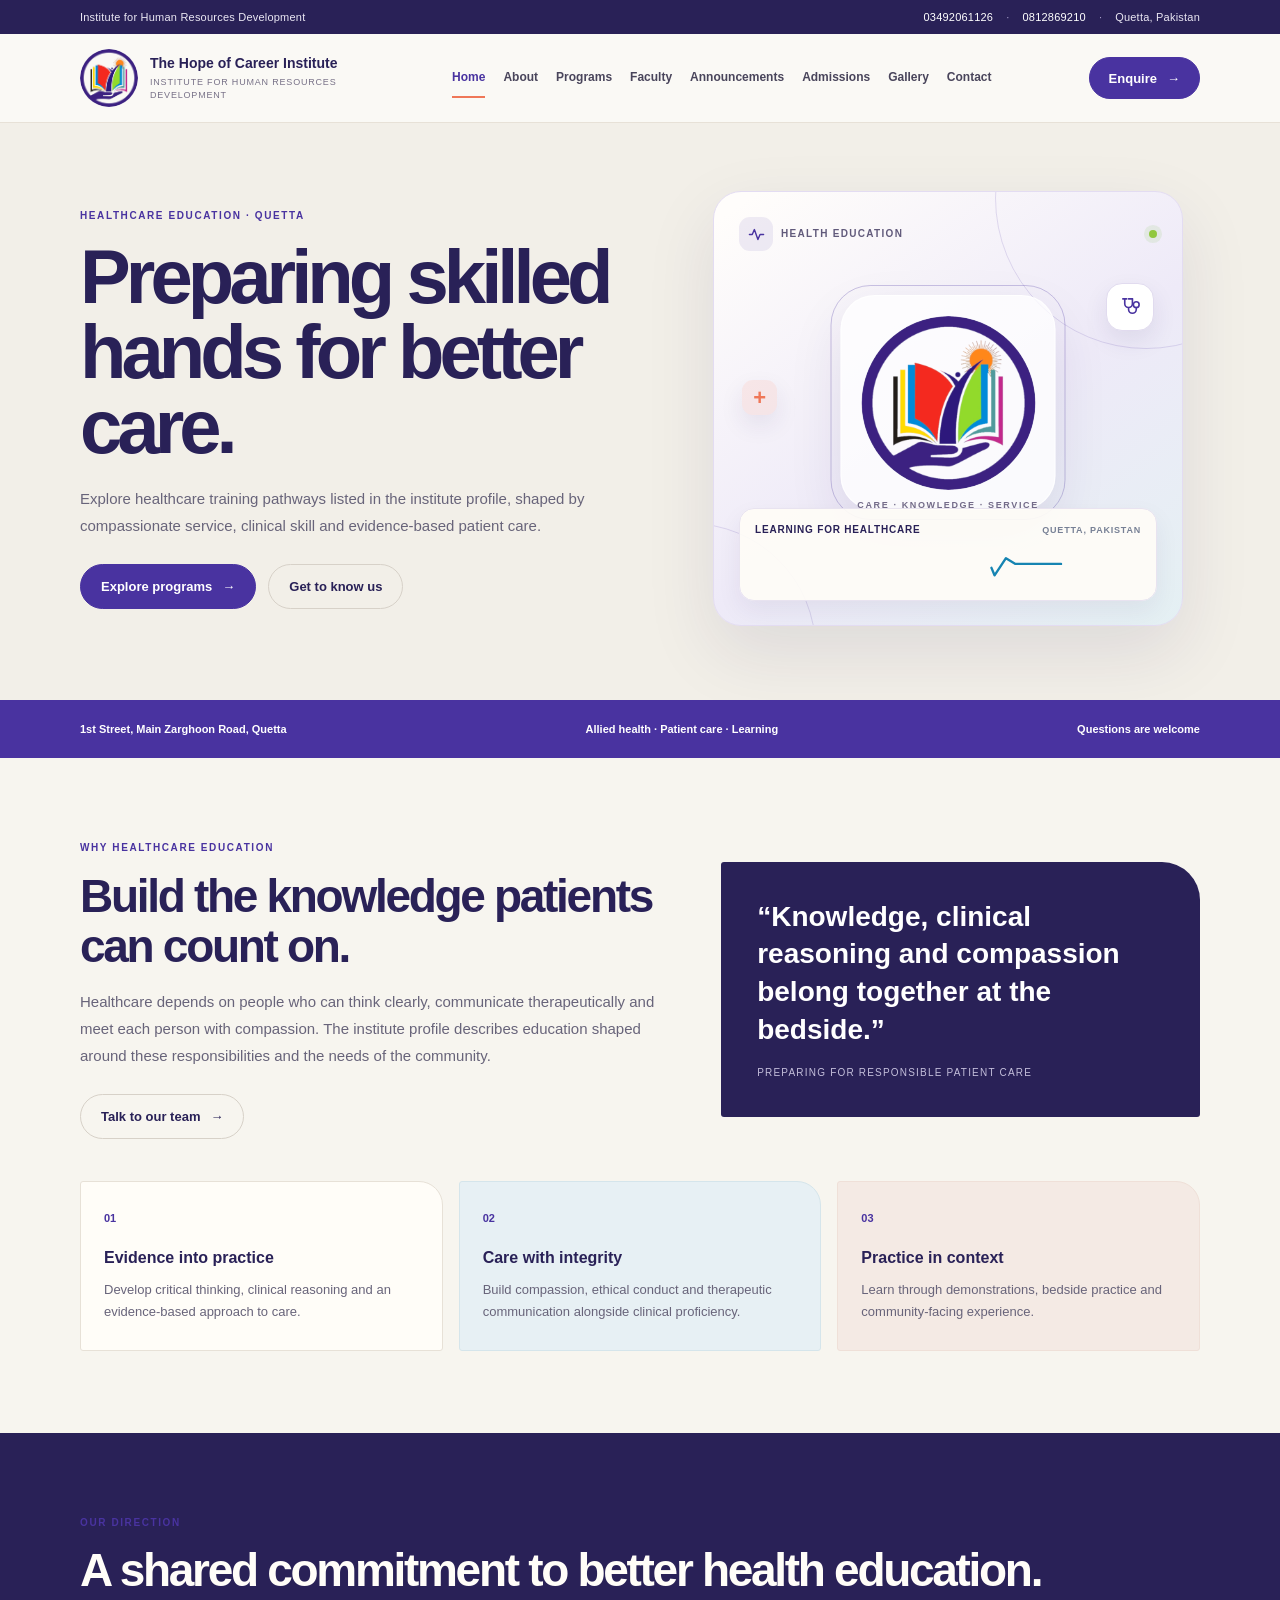
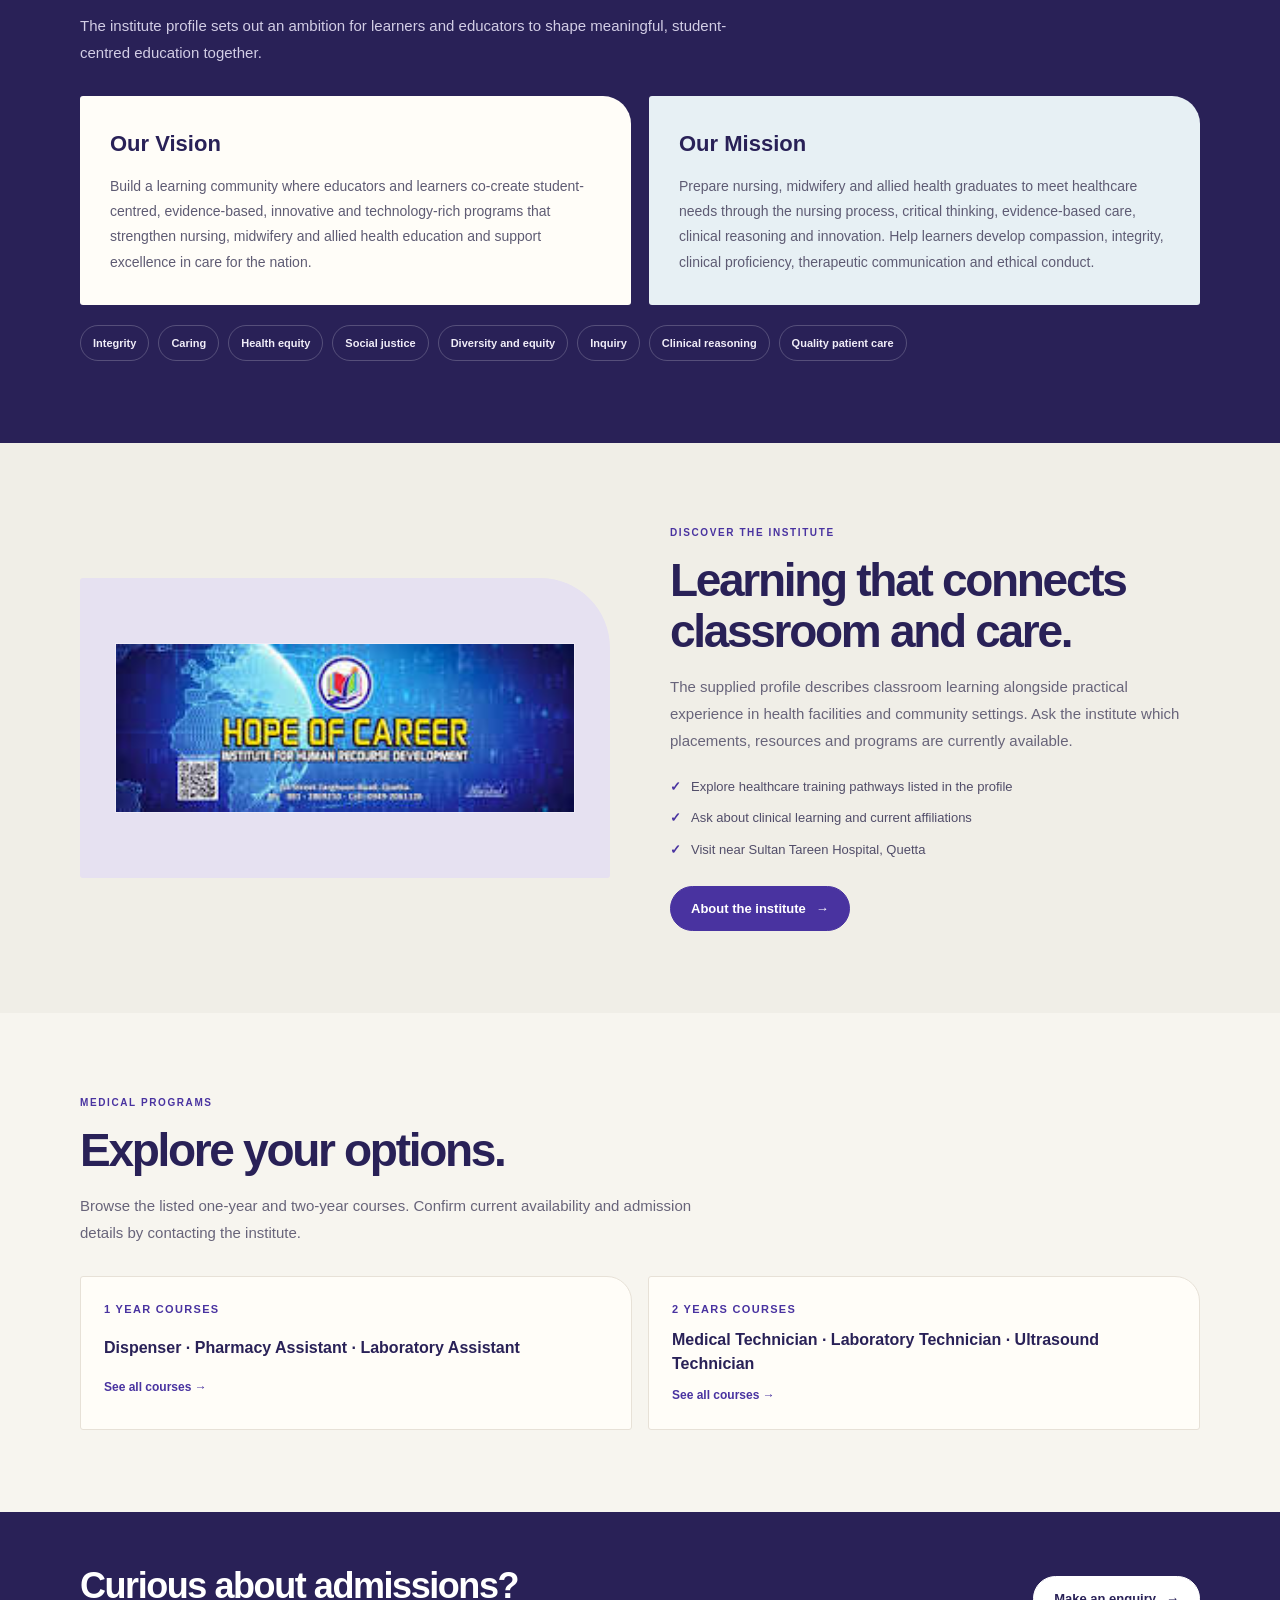
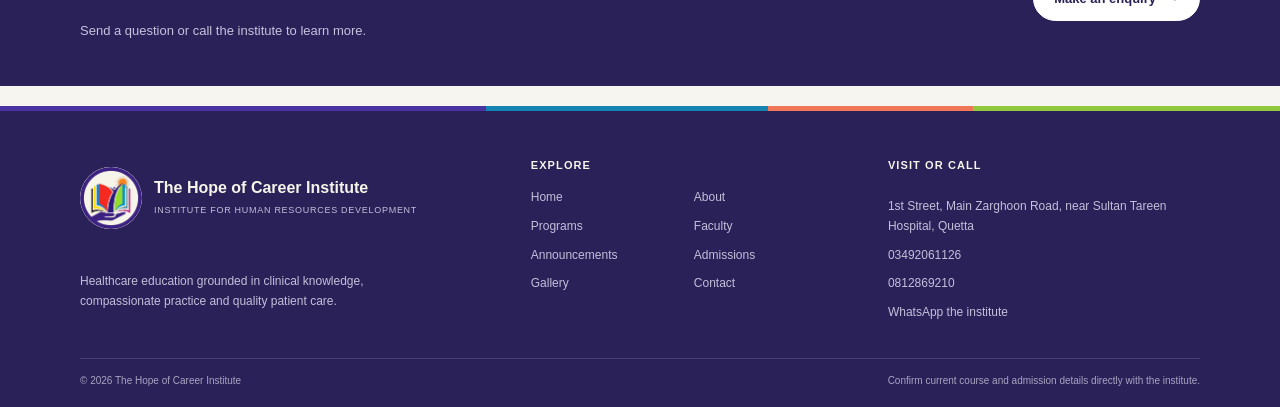
<file: hope-of-career-website/index.html>
<!doctype html>
<html lang="en">
<head>
  <meta charset="utf-8">
  <meta name="viewport" content="width=device-width, initial-scale=1">
  <title>Home | The Hope of Career Institute</title>
  <meta name="description" content="The Hope of Career Institute — Institute for Human Resources Development in Quetta, Pakistan.">
  <meta name="theme-color" content="#292157">
  <link rel="icon" href="assets/brand/hope-career-logo.png">
  <link rel="stylesheet" href="assets/css/style.css">
  <link rel="stylesheet" href="assets/css/cms-content.css">
  <script src="assets/js/main.js" defer></script>
  <script src="assets/js/cms-core.js" defer></script>
</head>
<body data-page="home">
  <div class="topbar"><div class="wrap topbar-inner"><span>Institute for Human Resources Development</span><div><a href="tel:03492061126">03492061126</a><i>·</i><a href="tel:0812869210">0812869210</a><i>·</i><span>Quetta, Pakistan</span></div></div></div>
  <header class="header">
    <div class="wrap header-inner">
      <a class="brand" href="index.html"><img src="assets/brand/hope-career-logo.png" alt=""><span><strong>The Hope of Career Institute</strong><small>Institute for Human Resources Development</small></span></a>
      <button class="menu-toggle" type="button" aria-expanded="false" aria-controls="primary-nav" data-menu-toggle><span></span><span></span><span class="sr-only">Open navigation</span></button>
      <nav class="nav" id="primary-nav" data-nav><a class="nav-link active" href="index.html" aria-current="page">Home</a><a class="nav-link" href="about.html">About</a><a class="nav-link" href="programs.html">Programs</a><a class="nav-link" href="faculty.html">Faculty</a><a class="nav-link" href="announcements.html">Announcements</a><a class="nav-link" href="admissions.html">Admissions</a><a class="nav-link" href="gallery.html">Gallery</a><a class="nav-link" href="contact.html">Contact</a></nav>
      <a class="button button-small nav-button" href="admissions.html">Enquire <span aria-hidden="true">→</span></a>
    </div>
  </header>
  <main>
    <section class="hero"><div class="wrap hero-grid">
      <div class="hero-copy"><p class="eyebrow"><span></span> Healthcare education · Quetta</p><h1>Preparing skilled hands for <em>better care.</em></h1>
        <p class="hero-lede">Explore healthcare training pathways listed in the institute profile, shaped by compassionate service, clinical skill and evidence-based patient care.</p>
        <div class="actions"><a class="button" href="programs.html">Explore programs <span aria-hidden="true">→</span></a><a class="button button-outline" href="about.html">Get to know us</a></div>
      </div>
      <div class="hero-art" aria-label="Healthcare education illustration">
        <div class="medical-panel">
          <div class="medical-panel-top"><span class="pulse-label"><span class="pulse-icon" aria-hidden="true"><svg viewBox="0 0 24 24"><path d="M2 12h4l3-7 5 14 3-7h5"></path></svg></span> Health education</span><span class="status-dot" aria-hidden="true"></span></div>
          <div class="medical-orbit" aria-hidden="true"></div>
          <div class="logo-window"><img src="assets/brand/hope-career-logo.png" alt="The Hope of Career Institute's colorful open-book logo"></div>
          <span class="floating-stethoscope" aria-hidden="true"><svg viewBox="0 0 24 24"><path d="M6 3v5a4 4 0 0 0 8 0V3"></path><path d="M4 3h4m2 0h4"></path><path d="M18 12v2a4 4 0 0 1-8 0v-1"></path><circle cx="18" cy="9" r="3"></circle></svg></span><span class="floating-cross" aria-hidden="true">+</span>
          <span class="panel-caption">Care · Knowledge · Service</span>
          <div class="ecg-card"><div class="ecg-heading"><span>Learning for healthcare</span><span>Quetta, Pakistan</span></div>
            <svg class="ecg-trace" viewBox="0 0 240 40" role="img" aria-label="Animated medical pulse line"><path d="M1 22 H48 L59 22 L68 9 L79 33 L91 17 L101 22 H137 L147 22 L157 5 L169 34 L181 16 L191 22 H239"></path></svg>
          </div>
        </div>
      </div>
    </div></section>
    <div class="ticker"><div class="wrap ticker-inner"><span>1st Street, Main Zarghoon Road, Quetta</span><span>Allied health · Patient care · Learning</span><span>Questions are welcome</span></div></div>
    <section class="section"><div class="wrap intro-grid">
      <div><p class="eyebrow">Why healthcare education</p><h2>Build the knowledge patients can count on.</h2><p>Healthcare depends on people who can think clearly, communicate therapeutically and meet each person with compassion. The institute profile describes education shaped around these responsibilities and the needs of the community.</p><div class="actions"><a class="button button-outline" href="contact.html">Talk to our team <span aria-hidden="true">→</span></a></div></div>
      <div class="belief-panel"><p>“Knowledge, clinical reasoning and compassion belong together at the bedside.”</p><small>Preparing for responsible patient care</small></div>
    </div><div class="wrap value-grid">
      <article><span>01</span><h3>Evidence into practice</h3><p>Develop critical thinking, clinical reasoning and an evidence-based approach to care.</p></article>
      <article><span>02</span><h3>Care with integrity</h3><p>Build compassion, ethical conduct and therapeutic communication alongside clinical proficiency.</p></article>
      <article><span>03</span><h3>Practice in context</h3><p>Learn through demonstrations, bedside practice and community-facing experience.</p></article>
    </div></section>
    <section class="section home-direction"><div class="wrap">
      <p class="eyebrow">Our direction</p><h2>A shared commitment to better health education.</h2>
      <p class="section-lede">The institute profile sets out an ambition for learners and educators to shape meaningful, student-centred education together.</p>
      <div class="statement-grid">
        <article class="statement-card"><h3>Our Vision</h3><p>Build a learning community where educators and learners co-create student-centred, evidence-based, innovative and technology-rich programs that strengthen nursing, midwifery and allied health education and support excellence in care for the nation.</p></article>
        <article class="statement-card"><h3>Our Mission</h3><p>Prepare nursing, midwifery and allied health graduates to meet healthcare needs through the nursing process, critical thinking, evidence-based care, clinical reasoning and innovation. Help learners develop compassion, integrity, clinical proficiency, therapeutic communication and ethical conduct.</p></article>
      </div>
      <div class="values-pills"><span>Integrity</span><span>Caring</span><span>Health equity</span><span>Social justice</span><span>Diversity and equity</span><span>Inquiry</span><span>Clinical reasoning</span><span>Quality patient care</span></div>
    </div></section>
    <section class="section section-soft"><div class="wrap split">
      <div class="banner-frame"><img src="assets/brand/hope-career-banner.jfif" alt="The Hope of Career Institute's blue banner"></div>
      <div><p class="eyebrow">Discover the institute</p><h2>Learning that connects classroom and care.</h2><p>The supplied profile describes classroom learning alongside practical experience in health facilities and community settings. Ask the institute which placements, resources and programs are currently available.</p><ul class="check-list"><li>Explore healthcare training pathways listed in the profile</li><li>Ask about clinical learning and current affiliations</li><li>Visit near Sultan Tareen Hospital, Quetta</li></ul><a class="button" href="about.html">About the institute <span aria-hidden="true">→</span></a></div>
    </div></section>
    <section class="section"><div class="wrap"><p class="eyebrow">Medical programs</p><h2>Explore your options.</h2><p class="section-lede">Browse the listed one-year and two-year courses. Confirm current availability and admission details by contacting the institute.</p>
      <div class="preview-groups"><a class="preview-card" href="programs.html"><span>1 Year Courses</span><strong>Dispenser · Pharmacy Assistant · Laboratory Assistant</strong><b>See all courses →</b></a><a class="preview-card" href="programs.html"><span>2 Years Courses</span><strong>Medical Technician · Laboratory Technician · Ultrasound Technician</strong><b>See all courses →</b></a></div>
    </div></section>
    <section class="cta-band"><div class="wrap cta-inner"><div><h2>Curious about admissions?</h2><p>Send a question or call the institute to learn more.</p></div><a class="button button-light" href="admissions.html">Make an enquiry <span aria-hidden="true">→</span></a></div></section>
  </main>
  
<footer class="footer">
  <div class="footer-stripe"></div>
  <div class="wrap footer-grid">
    <div class="footer-brand">
      <img src="assets/brand/hope-career-logo.png" alt="The Hope of Career Institute logo">
      <div><strong>The Hope of Career Institute</strong><span>Institute for Human Resources Development</span></div>
      <p>Healthcare education grounded in clinical knowledge, compassionate practice and quality patient care.</p>
    </div>
    <div><h2>Explore</h2><div class="footer-links"><a href="index.html">Home</a><a href="about.html">About</a><a href="programs.html">Programs</a><a href="faculty.html">Faculty</a><a href="announcements.html">Announcements</a><a href="admissions.html">Admissions</a><a href="gallery.html">Gallery</a><a href="contact.html">Contact</a></div></div>
    <div class="footer-contact">
      <h2>Visit or call</h2><p>1st Street, Main Zarghoon Road, near Sultan Tareen Hospital, Quetta</p>
      <a href="tel:03492061126">03492061126</a><a href="tel:0812869210">0812869210</a>
      <a href="https://wa.me/923492061126" target="_blank" rel="noopener">WhatsApp the institute</a>
    </div>
  </div>
  <div class="wrap footer-bottom"><span>© <span data-year></span> The Hope of Career Institute</span><span>Confirm current course and admission details directly with the institute.</span></div>
</footer>
</body>
</html>
</file>
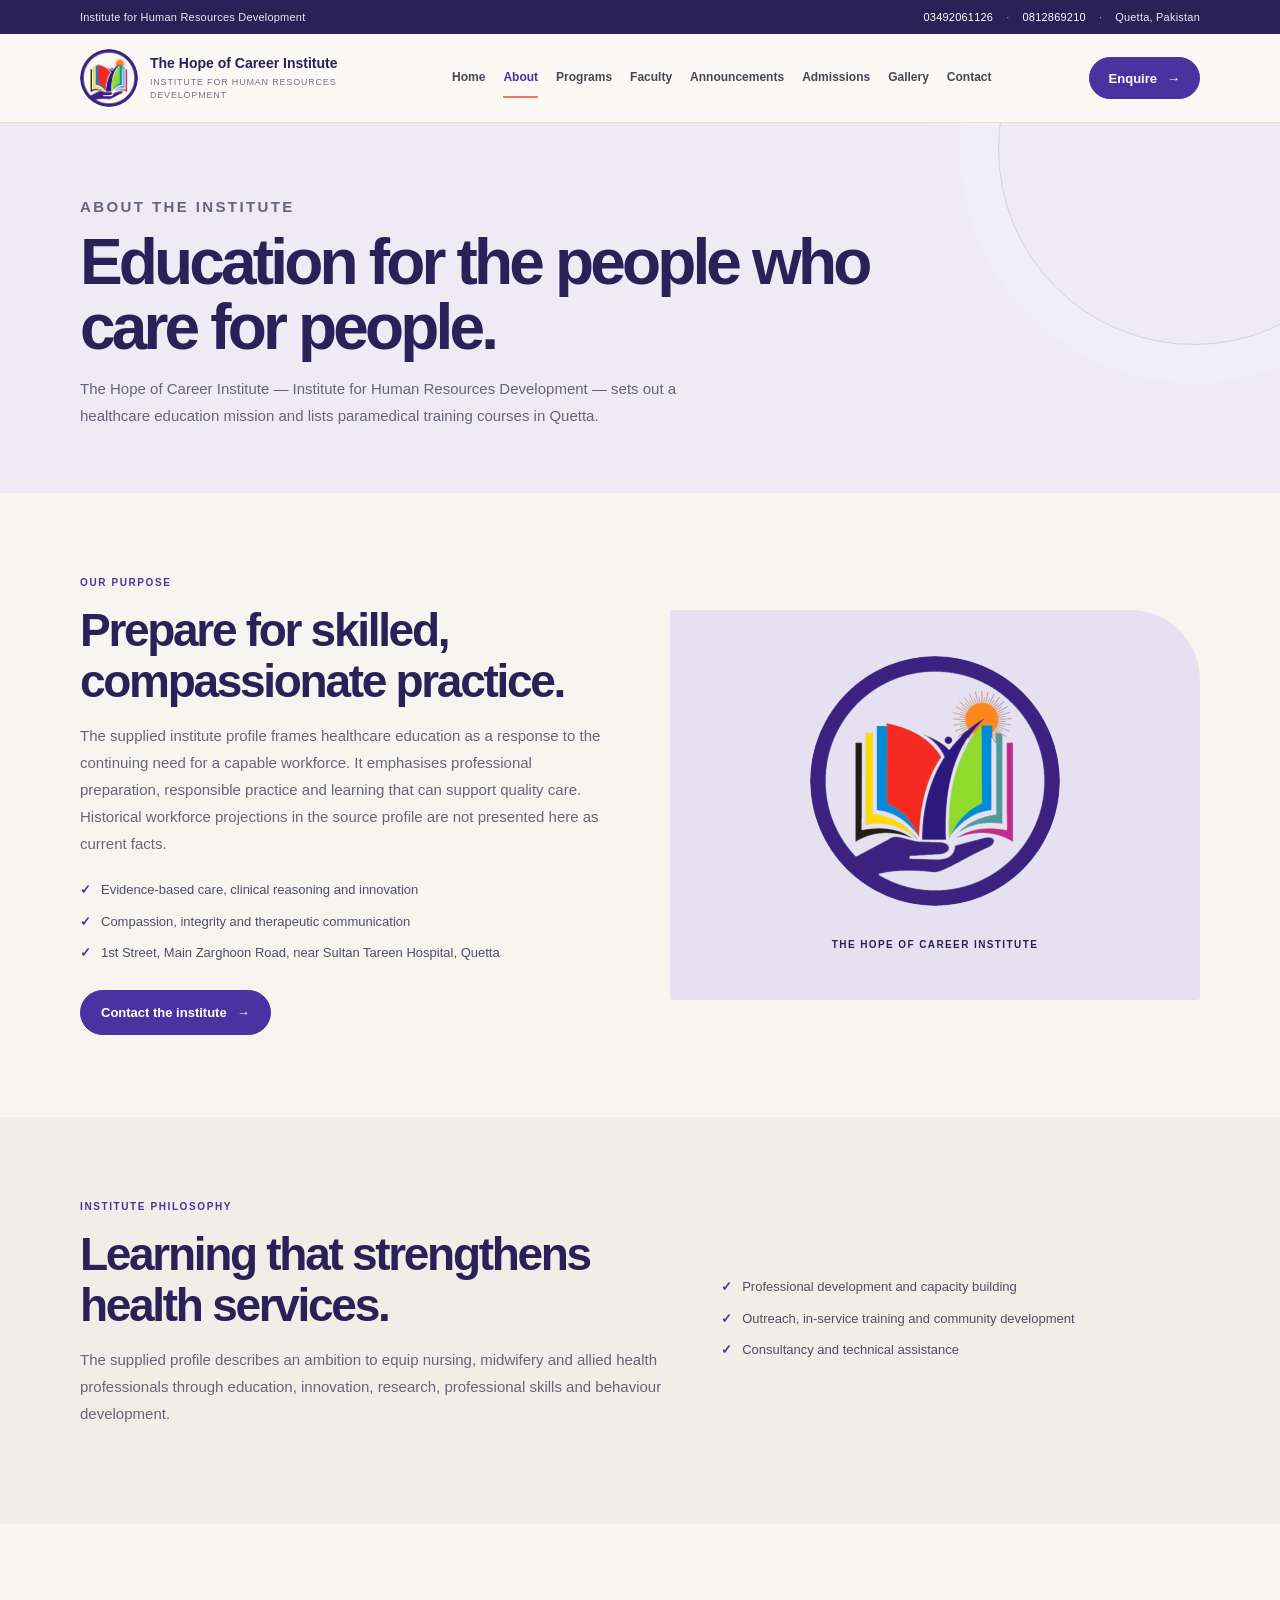
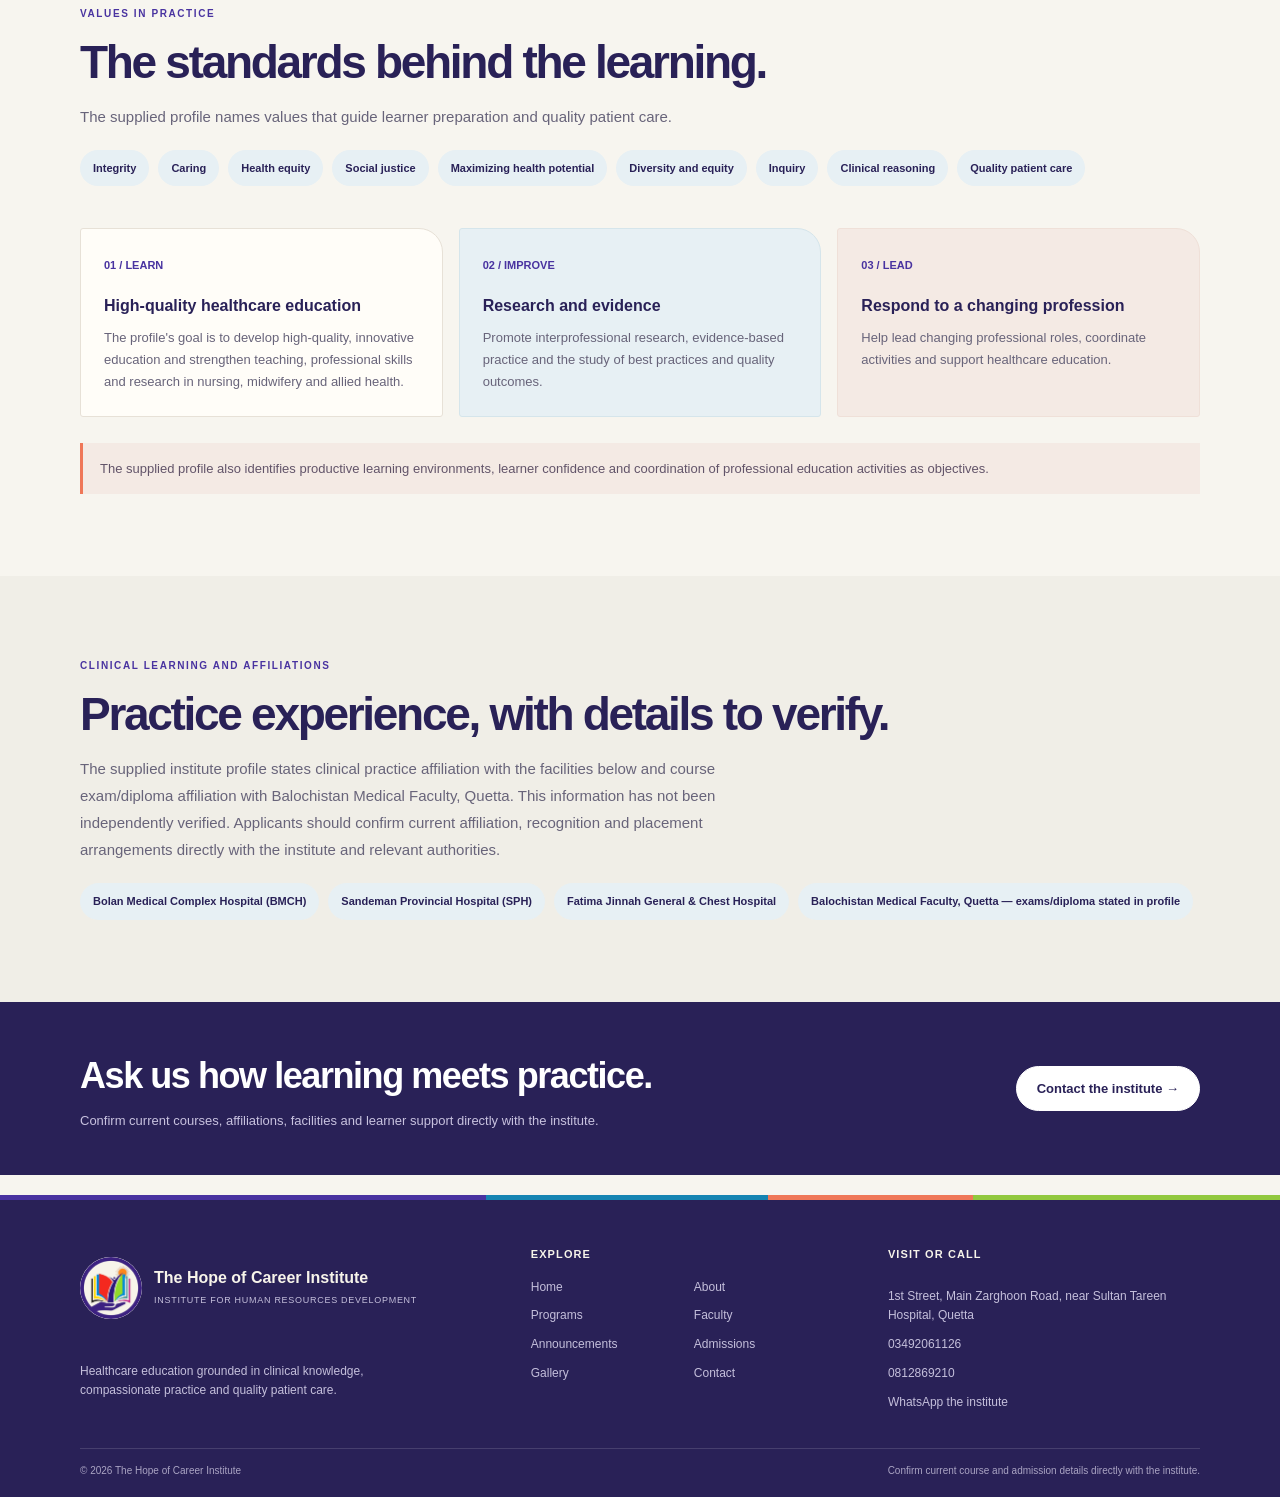
<file: hope-of-career-website/about.html>
<!doctype html>
<html lang="en">
<head>
  <meta charset="utf-8">
  <meta name="viewport" content="width=device-width, initial-scale=1">
  <title>About | The Hope of Career Institute</title>
  <meta name="description" content="About The Hope of Career Institute in Quetta, Pakistan.">
  <meta name="theme-color" content="#292157">
  <link rel="icon" href="assets/brand/hope-career-logo.png">
  <link rel="stylesheet" href="assets/css/style.css">
  <link rel="stylesheet" href="assets/css/cms-content.css">
  <script src="assets/js/main.js" defer></script>
  <script src="assets/js/cms-core.js" defer></script>
</head>
<body data-page="about">
  <div class="topbar"><div class="wrap topbar-inner"><span>Institute for Human Resources Development</span><div><a href="tel:03492061126">03492061126</a><i>·</i><a href="tel:0812869210">0812869210</a><i>·</i><span>Quetta, Pakistan</span></div></div></div>
  <header class="header">
    <div class="wrap header-inner">
      <a class="brand" href="index.html"><img src="assets/brand/hope-career-logo.png" alt=""><span><strong>The Hope of Career Institute</strong><small>Institute for Human Resources Development</small></span></a>
      <button class="menu-toggle" type="button" aria-expanded="false" aria-controls="primary-nav" data-menu-toggle><span></span><span></span><span class="sr-only">Open navigation</span></button>
      <nav class="nav" id="primary-nav" data-nav><a class="nav-link" href="index.html">Home</a><a class="nav-link active" href="about.html" aria-current="page">About</a><a class="nav-link" href="programs.html">Programs</a><a class="nav-link" href="faculty.html">Faculty</a><a class="nav-link" href="announcements.html">Announcements</a><a class="nav-link" href="admissions.html">Admissions</a><a class="nav-link" href="gallery.html">Gallery</a><a class="nav-link" href="contact.html">Contact</a></nav>
      <a class="button button-small nav-button" href="admissions.html">Enquire <span aria-hidden="true">→</span></a>
    </div>
  </header>
  <main>
    <section class="subhero"><div class="wrap"><p class="eyebrow">About the institute</p><h1>Education for the people who care for people.</h1><p>The Hope of Career Institute — Institute for Human Resources Development — sets out a healthcare education mission and lists paramedical training courses in Quetta.</p></div></section>
    <section class="section"><div class="wrap split">
      <div><p class="eyebrow">Our purpose</p><h2>Prepare for skilled, compassionate practice.</h2><p>The supplied institute profile frames healthcare education as a response to the continuing need for a capable workforce. It emphasises professional preparation, responsible practice and learning that can support quality care. Historical workforce projections in the source profile are not presented here as current facts.</p><ul class="check-list"><li>Evidence-based care, clinical reasoning and innovation</li><li>Compassion, integrity and therapeutic communication</li><li>1st Street, Main Zarghoon Road, near Sultan Tareen Hospital, Quetta</li></ul><a class="button" href="contact.html">Contact the institute <span aria-hidden="true">→</span></a></div>
      <div class="about-emblem"><img src="assets/brand/hope-career-logo.png" alt="The institute's colorful open-book logo"><span>The Hope of Career Institute</span></div>
    </div></section>
    <section class="section section-soft"><div class="wrap intro-grid">
      <div><p class="eyebrow">Institute philosophy</p><h2>Learning that strengthens health services.</h2><p>The supplied profile describes an ambition to equip nursing, midwifery and allied health professionals through education, innovation, research, professional skills and behaviour development.</p></div>
      <ul class="check-list"><li>Professional development and capacity building</li><li>Outreach, in-service training and community development</li><li>Consultancy and technical assistance</li></ul>
    </div></section>
    <section class="section"><div class="wrap">
      <p class="eyebrow">Values in practice</p><h2>The standards behind the learning.</h2><p class="section-lede">The supplied profile names values that guide learner preparation and quality patient care.</p>
      <div class="values-pills values-pills-light"><span>Integrity</span><span>Caring</span><span>Health equity</span><span>Social justice</span><span>Maximizing health potential</span><span>Diversity and equity</span><span>Inquiry</span><span>Clinical reasoning</span><span>Quality patient care</span></div>
      <div class="value-grid">
        <article><span>01 / LEARN</span><h3>High-quality healthcare education</h3><p>The profile's goal is to develop high-quality, innovative education and strengthen teaching, professional skills and research in nursing, midwifery and allied health.</p></article>
        <article><span>02 / IMPROVE</span><h3>Research and evidence</h3><p>Promote interprofessional research, evidence-based practice and the study of best practices and quality outcomes.</p></article>
        <article><span>03 / LEAD</span><h3>Respond to a changing profession</h3><p>Help lead changing professional roles, coordinate activities and support healthcare education.</p></article>
      </div>
      <div class="notice">The supplied profile also identifies productive learning environments, learner confidence and coordination of professional education activities as objectives.</div>
    </div></section>
    <section class="section section-soft"><div class="wrap">
      <p class="eyebrow">Clinical learning and affiliations</p><h2>Practice experience, with details to verify.</h2>
      <p class="section-lede">The supplied institute profile states clinical practice affiliation with the facilities below and course exam/diploma affiliation with Balochistan Medical Faculty, Quetta. This information has not been independently verified. Applicants should confirm current affiliation, recognition and placement arrangements directly with the institute and relevant authorities.</p>
      <div class="facility-tags"><span>Bolan Medical Complex Hospital (BMCH)</span><span>Sandeman Provincial Hospital (SPH)</span><span>Fatima Jinnah General &amp; Chest Hospital</span><span>Balochistan Medical Faculty, Quetta — exams/diploma stated in profile</span></div>
    </div></section>
    <section class="cta-band"><div class="wrap cta-inner"><div><h2>Ask us how learning meets practice.</h2><p>Confirm current courses, affiliations, facilities and learner support directly with the institute.</p></div><a class="button button-light" href="contact.html">Contact the institute →</a></div></section>
  </main>
  
<footer class="footer">
  <div class="footer-stripe"></div>
  <div class="wrap footer-grid">
    <div class="footer-brand">
      <img src="assets/brand/hope-career-logo.png" alt="The Hope of Career Institute logo">
      <div><strong>The Hope of Career Institute</strong><span>Institute for Human Resources Development</span></div>
      <p>Healthcare education grounded in clinical knowledge, compassionate practice and quality patient care.</p>
    </div>
    <div><h2>Explore</h2><div class="footer-links"><a href="index.html">Home</a><a href="about.html">About</a><a href="programs.html">Programs</a><a href="faculty.html">Faculty</a><a href="announcements.html">Announcements</a><a href="admissions.html">Admissions</a><a href="gallery.html">Gallery</a><a href="contact.html">Contact</a></div></div>
    <div class="footer-contact">
      <h2>Visit or call</h2><p>1st Street, Main Zarghoon Road, near Sultan Tareen Hospital, Quetta</p>
      <a href="tel:03492061126">03492061126</a><a href="tel:0812869210">0812869210</a>
      <a href="https://wa.me/923492061126" target="_blank" rel="noopener">WhatsApp the institute</a>
    </div>
  </div>
  <div class="wrap footer-bottom"><span>© <span data-year></span> The Hope of Career Institute</span><span>Confirm current course and admission details directly with the institute.</span></div>
</footer>
</body>
</html>
</file>
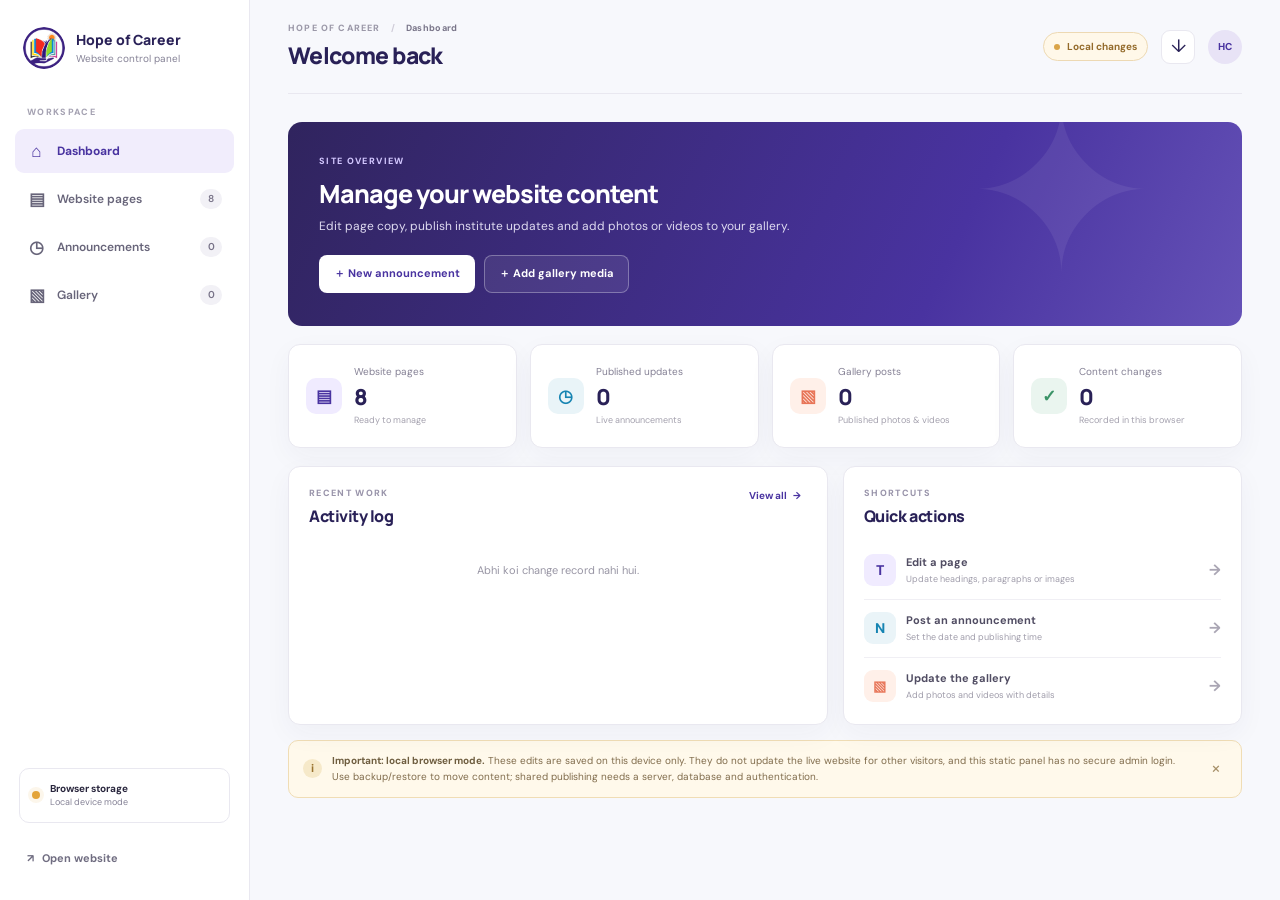
<file: hope-of-career-website/admin.html>
<!doctype html>
<html lang="en">
<head>
  <meta charset="utf-8">
  <meta name="viewport" content="width=device-width, initial-scale=1">
  <meta name="theme-color" content="#292157">
  <title>Website Control Panel | The Hope of Career Institute</title>
  <link rel="icon" href="assets/brand/hope-career-logo.png">
  <link rel="stylesheet" href="assets/css/admin.css">
  <script src="assets/js/cms-core.js" defer></script>
  <script src="assets/js/admin.js" defer></script>
</head>
<body data-page="admin">
  <div class="admin-shell">
    <aside class="sidebar">
      <a class="brand" href="index.html">
        <img src="assets/brand/hope-career-logo.png" alt="">
        <span><strong>Hope of Career</strong><small>Website control panel</small></span>
      </a>
      <div class="workspace-label">WORKSPACE</div>
      <nav class="side-nav" aria-label="Control panel">
        <button class="side-link active" type="button" data-view="dashboard"><span class="nav-icon">⌂</span> Dashboard</button>
        <button class="side-link" type="button" data-view="pages"><span class="nav-icon">▤</span> Website pages <span class="side-count">8</span></button>
        <button class="side-link" type="button" data-view="announcements"><span class="nav-icon">◷</span> Announcements <span class="side-count" id="navAnnouncements">0</span></button>
        <button class="side-link" type="button" data-view="gallery"><span class="nav-icon">▧</span> Gallery <span class="side-count" id="navGallery">0</span></button>
      </nav>
      <div class="sidebar-bottom">
        <div class="storage-status"><span class="status-pulse"></span><span><strong>Browser storage</strong><small>Local device mode</small></span></div>
        <a class="side-home" href="index.html">↗ <span>Open website</span></a>
      </div>
    </aside>

    <main class="workspace">
      <header class="topbar">
        <div>
          <p class="crumb">HOPE OF CAREER <span>/</span> <strong id="viewCrumb">Dashboard</strong></p>
          <h1 id="viewTitle">Welcome back</h1>
        </div>
        <div class="top-actions">
          <span class="local-badge"><i></i> Local changes</span>
          <button class="icon-button" id="backupQuick" type="button" aria-label="Download backup" title="Download backup">↓</button>
          <div class="avatar" aria-label="Administrator">HC</div>
        </div>
      </header>

      <section class="view active" id="view-dashboard" aria-labelledby="viewTitle">
        <div class="welcome-card">
          <div><p class="eyebrow">SITE OVERVIEW</p><h2>Manage your website content</h2><p>Edit page copy, publish institute updates and add photos or videos to your gallery.</p></div>
          <div class="welcome-mark" aria-hidden="true">✦</div>
          <div class="welcome-actions">
            <button class="button button-white" type="button" data-go="announcements">＋ New announcement</button>
            <button class="button button-glass" type="button" data-go="gallery">＋ Add gallery media</button>
          </div>
        </div>
        <div class="stats-grid">
          <article class="stat-card"><div class="stat-icon purple">▤</div><div><span>Website pages</span><strong>8</strong><small>Ready to manage</small></div></article>
          <article class="stat-card"><div class="stat-icon blue">◷</div><div><span>Published updates</span><strong id="statAnnouncements">0</strong><small>Live announcements</small></div></article>
          <article class="stat-card"><div class="stat-icon coral">▧</div><div><span>Gallery posts</span><strong id="statGallery">0</strong><small>Published photos &amp; videos</small></div></article>
          <article class="stat-card"><div class="stat-icon green">✓</div><div><span>Content changes</span><strong id="statChanges">0</strong><small>Recorded in this browser</small></div></article>
        </div>
        <div class="dashboard-grid">
          <section class="panel-card activity-card">
            <div class="panel-heading"><div><p class="eyebrow">RECENT WORK</p><h2>Activity log</h2></div><button class="text-button" type="button" data-go="activity">View all <span>→</span></button></div>
            <div id="dashboardActivity" class="activity-list"></div>
          </section>
          <section class="panel-card quick-card">
            <div class="panel-heading"><div><p class="eyebrow">SHORTCUTS</p><h2>Quick actions</h2></div></div>
            <button class="quick-action" type="button" data-go="pages"><span class="quick-action-icon">T</span><span><strong>Edit a page</strong><small>Update headings, paragraphs or images</small></span><b>→</b></button>
            <button class="quick-action" type="button" data-go="announcements"><span class="quick-action-icon blue">N</span><span><strong>Post an announcement</strong><small>Set the date and publishing time</small></span><b>→</b></button>
            <button class="quick-action" type="button" data-go="gallery"><span class="quick-action-icon coral">▧</span><span><strong>Update the gallery</strong><small>Add photos and videos with details</small></span><b>→</b></button>
          </section>
        </div>
        <div class="notice-banner"><span class="notice-icon">i</span><p><strong>Important: local browser mode.</strong> These edits are saved on this device only. They do not update the live website for other visitors, and this static panel has no secure admin login. Use backup/restore to move content; shared publishing needs a server, database and authentication.</p><button type="button" class="notice-close" aria-label="Dismiss" data-dismiss-notice>×</button></div>
      </section>

      <section class="view" id="view-pages" aria-label="Manage website pages">
        <div class="section-intro"><div><p class="eyebrow">CONTENT MANAGEMENT</p><h2>Edit any page</h2><p>Choose a page, then select a heading, paragraph or image. You can also add a new section or hide an existing section.</p></div><a class="button button-outline" href="index.html" target="_blank" rel="noopener">Preview website ↗</a></div>
        <div class="page-editor-layout">
          <section class="panel-card page-browser">
            <label class="field-label" for="pageSelect">Select page</label>
            <select id="pageSelect" class="control"></select>
            <div class="list-heading"><strong>Page content</strong><span id="contentCount">0 items</span></div>
            <div id="contentList" class="content-list"><div class="loading">Page content loading…</div></div>
          </section>
          <section class="panel-card edit-card" id="itemEditor">
            <div class="empty-editor"><span class="empty-editor-icon">✎</span><h3>Select an item to edit</h3><p>Pick a page item from the list to change its text or replace an image.</p></div>
          </section>
        </div>
        <div class="section-tools-grid">
          <section class="panel-card">
            <div class="panel-heading"><div><p class="eyebrow">PAGE STRUCTURE</p><h2>Sections on this page</h2></div></div>
            <div id="sectionList" class="section-list"></div>
          </section>
          <section class="panel-card">
            <div class="panel-heading"><div><p class="eyebrow">ADD CONTENT</p><h2>Create a new section</h2></div></div>
            <form id="customSectionForm" class="stack-form">
              <input type="hidden" name="id">
              <label>Small label <span class="optional">optional</span><input name="eyebrow" class="control" maxlength="70" placeholder="e.g. Our approach"></label>
              <label>Section heading<input name="title" class="control" maxlength="160" placeholder="Add a heading"></label>
              <label>Paragraph<textarea name="body" class="control" rows="4" maxlength="1400" placeholder="Write the section text"></textarea></label>
              <label>Section image <span class="optional">optional</span><input name="image" class="control file-control" type="file" accept="image/*"></label>
              <button class="button button-primary" id="saveCustomSection" type="submit">＋ Add section</button>
              <button class="button button-outline" id="cancelCustomEdit" type="button" hidden>Cancel edit</button>
            </form>
          </section>
        </div>
      </section>

      <section class="view" id="view-announcements" aria-label="Manage announcements">
        <div class="section-intro"><div><p class="eyebrow">NEWS &amp; UPDATES</p><h2>Announcements</h2><p>Create, edit, schedule or remove dated notices. Published announcements appear on the website's Announcements page.</p></div><button class="button button-primary" id="newAnnouncement" type="button">＋ New announcement</button></div>
        <div class="content-management-grid">
          <section class="panel-card"><div class="panel-heading"><div><p class="eyebrow">POSTS</p><h2>All announcements</h2></div><span id="announcementCount" class="count-pill">0</span></div><div id="announcementList" class="managed-list"></div></section>
          <section class="panel-card form-panel" id="announcementFormPanel">
            <div class="panel-heading"><div><p class="eyebrow">POST EDITOR</p><h2 id="announcementFormTitle">Create announcement</h2></div></div>
            <form id="announcementForm" class="stack-form">
              <input type="hidden" name="id">
              <label>Announcement title<input name="title" class="control" required maxlength="140" placeholder="e.g. Admissions are now open"></label>
              <label>Details<textarea name="body" class="control" rows="5" required maxlength="1400" placeholder="Write the announcement"></textarea></label>
              <div class="form-row"><label>Publish date<input name="date" type="date" class="control" required></label><label>Publish time<input name="time" type="time" class="control" required></label></div>
              <label>Optional cover image<input name="image" type="file" class="control file-control" accept="image/*"></label>
              <label>Publishing status<select name="status" class="control"><option value="published">Published</option><option value="draft">Draft</option></select></label>
              <div class="form-actions"><button class="button button-primary" type="submit">Save announcement</button><button class="button button-outline" type="button" id="cancelAnnouncement">Cancel</button></div>
            </form>
          </section>
        </div>
      </section>

      <section class="view" id="view-gallery" aria-label="Manage gallery">
        <div class="section-intro"><div><p class="eyebrow">PHOTOS &amp; VIDEOS</p><h2>Gallery</h2><p>Upload a photo or video, add a title and a 2–5 line description, then choose when it should appear.</p></div><button class="button button-primary" id="newGalleryItem" type="button">＋ Add media</button></div>
        <div class="gallery-management-grid">
          <section class="panel-card"><div class="panel-heading"><div><p class="eyebrow">MEDIA LIBRARY</p><h2>Gallery posts</h2></div><span id="galleryCount" class="count-pill">0</span></div><div id="galleryList" class="managed-list"></div></section>
          <section class="panel-card form-panel" id="galleryFormPanel">
            <div class="panel-heading"><div><p class="eyebrow">MEDIA DETAILS</p><h2 id="galleryFormTitle">Add gallery media</h2></div></div>
            <form id="galleryForm" class="stack-form">
              <input type="hidden" name="id">
              <label>Title<input name="title" class="control" required maxlength="140" placeholder="Give this post a title"></label>
              <label>Description <span class="optional">2–5 lines</span><textarea name="description" class="control" rows="5" required maxlength="700" placeholder="Write one short detail per line&#10;Add 2 to 5 lines"></textarea></label>
              <div class="form-row"><label>Publish date<input name="date" type="date" class="control" required></label><label>Publish time<input name="time" type="time" class="control" required></label></div>
              <label>Image or video<input name="media" type="file" class="control file-control" accept="image/*,video/*"></label>
              <p class="file-hint" id="galleryMediaHint">Choose an image or video file. Uploads are stored in this browser.</p>
              <label>Publishing status<select name="status" class="control"><option value="published">Published</option><option value="draft">Draft</option></select></label>
              <div class="form-actions"><button class="button button-primary" type="submit">Save gallery post</button><button class="button button-outline" type="button" id="cancelGallery">Cancel</button></div>
            </form>
          </section>
        </div>
      </section>

      <section class="view" id="view-activity" aria-label="Activity log">
        <div class="section-intro"><div><p class="eyebrow">CHANGE HISTORY</p><h2>Activity log</h2><p>Recent edits and publishing actions saved in this browser.</p></div></div>
        <section class="panel-card"><div id="fullActivity" class="activity-list"></div></section>
      </section>

      <section class="view" id="view-backup" aria-label="Backup and restore">
        <div class="section-intro"><div><p class="eyebrow">PORTABILITY</p><h2>Backup &amp; restore</h2><p>Export your text, post details and uploaded media into a single backup file.</p></div></div>
        <section class="panel-card backup-panel">
          <div class="backup-icon">↓</div><div><h2>Keep a copy of your content</h2><p>Backup files include website edits, announcements, gallery posts and uploaded media. Store the file somewhere safe. Restoring replaces the content currently stored in this browser.</p><div class="backup-actions"><button class="button button-primary" id="downloadBackup" type="button">Download backup</button><label class="button button-outline upload-backup">Restore backup<input id="restoreBackup" type="file" accept="application/json,.json" hidden></label></div></div>
        </section>
        <div class="notice-banner backup-warning"><span class="notice-icon">!</span><p><strong>Static website limitation.</strong> A backup helps move content, but it does not publish changes to everyone. This panel is not protected by a secure login. A shared live CMS needs a server, database and administrator authentication.</p></div>
      </section>
    </main>
  </div>
  <div class="toast" id="toast" role="status" aria-live="polite"></div>
  <dialog class="confirm-dialog" id="confirmDialog">
    <form method="dialog"><div class="dialog-mark">!</div><h2 id="confirmTitle">Confirm removal</h2><p id="confirmMessage">This item will be removed.</p><div class="form-actions"><button class="button button-danger" id="confirmYes" value="confirm">Delete</button><button class="button button-outline" value="cancel">Cancel</button></div></form>
  </dialog>
</body>
</html>
</file>
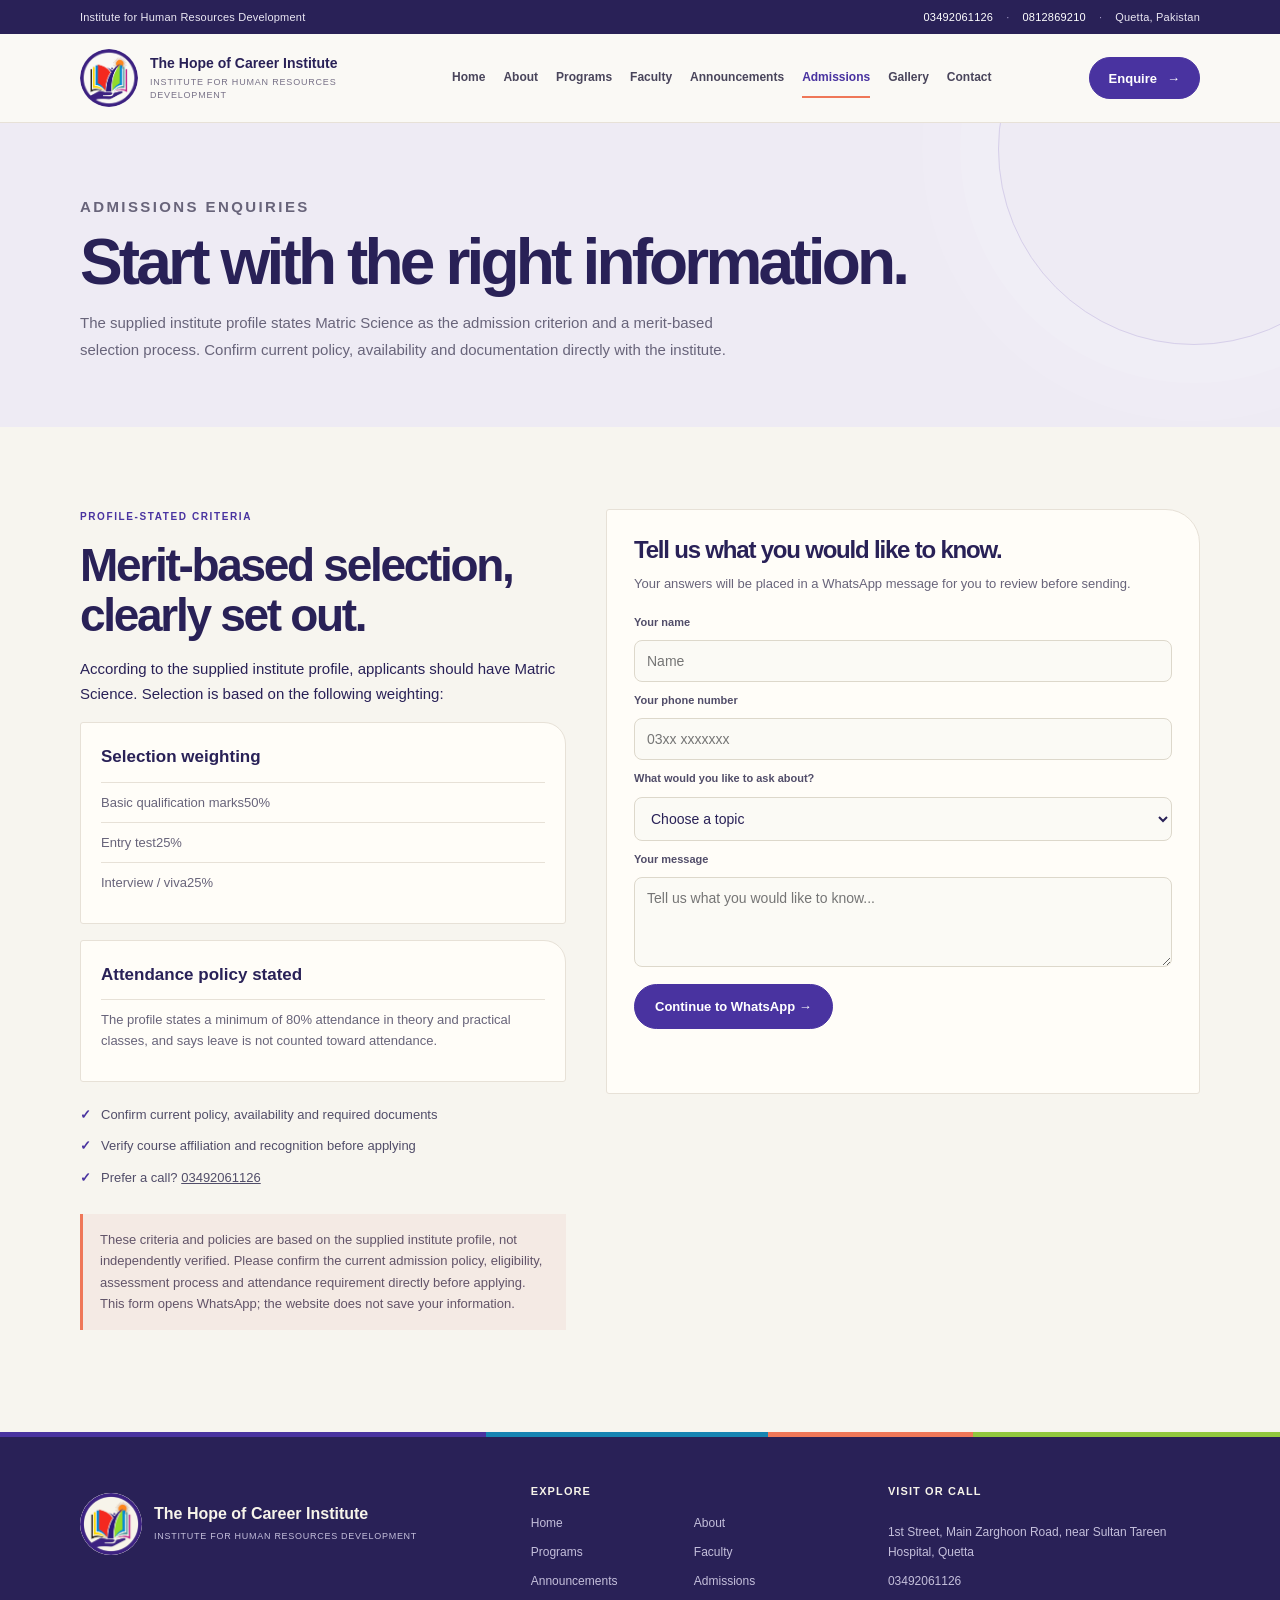
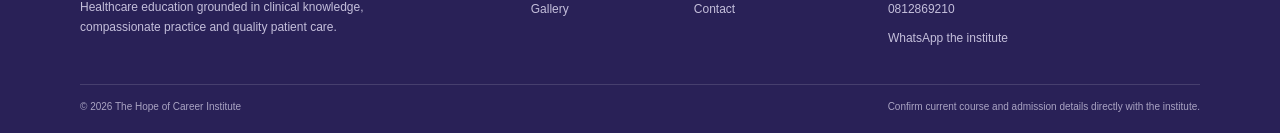
<file: hope-of-career-website/admissions.html>
<!doctype html>
<html lang="en">
<head>
  <meta charset="utf-8">
  <meta name="viewport" content="width=device-width, initial-scale=1">
  <title>Admissions | The Hope of Career Institute</title>
  <meta name="description" content="Ask The Hope of Career Institute about current courses and admissions.">
  <meta name="theme-color" content="#292157">
  <link rel="icon" href="assets/brand/hope-career-logo.png">
  <link rel="stylesheet" href="assets/css/style.css">
  <link rel="stylesheet" href="assets/css/cms-content.css">
  <script src="assets/js/main.js" defer></script>
  <script src="assets/js/cms-core.js" defer></script>
</head>
<body data-page="admissions">
  <div class="topbar"><div class="wrap topbar-inner"><span>Institute for Human Resources Development</span><div><a href="tel:03492061126">03492061126</a><i>·</i><a href="tel:0812869210">0812869210</a><i>·</i><span>Quetta, Pakistan</span></div></div></div>
  <header class="header">
    <div class="wrap header-inner">
      <a class="brand" href="index.html"><img src="assets/brand/hope-career-logo.png" alt=""><span><strong>The Hope of Career Institute</strong><small>Institute for Human Resources Development</small></span></a>
      <button class="menu-toggle" type="button" aria-expanded="false" aria-controls="primary-nav" data-menu-toggle><span></span><span></span><span class="sr-only">Open navigation</span></button>
      <nav class="nav" id="primary-nav" data-nav><a class="nav-link" href="index.html">Home</a><a class="nav-link" href="about.html">About</a><a class="nav-link" href="programs.html">Programs</a><a class="nav-link" href="faculty.html">Faculty</a><a class="nav-link" href="announcements.html">Announcements</a><a class="nav-link active" href="admissions.html" aria-current="page">Admissions</a><a class="nav-link" href="gallery.html">Gallery</a><a class="nav-link" href="contact.html">Contact</a></nav>
      <a class="button button-small nav-button" href="admissions.html">Enquire <span aria-hidden="true">→</span></a>
    </div>
  </header>
  <main><section class="subhero"><div class="wrap"><p class="eyebrow">Admissions enquiries</p><h1>Start with the right information.</h1><p>The supplied institute profile states Matric Science as the admission criterion and a merit-based selection process. Confirm current policy, availability and documentation directly with the institute.</p></div></section>
      <section class="section"><div class="wrap contact-layout"><div><p class="eyebrow">Profile-stated criteria</p><h2>Merit-based selection, clearly set out.</h2><p>According to the supplied institute profile, applicants should have Matric Science. Selection is based on the following weighting:</p>
        <div class="criteria-card"><h3>Selection weighting</h3><p><span>Basic qualification marks</span><strong>50%</strong></p><p><span>Entry test</span><strong>25%</strong></p><p><span>Interview / viva</span><strong>25%</strong></p></div>
        <div class="criteria-card"><h3>Attendance policy stated</h3><p>The profile states a minimum of 80% attendance in theory and practical classes, and says leave is not counted toward attendance.</p></div>
        <ul class="check-list"><li>Confirm current policy, availability and required documents</li><li>Verify course affiliation and recognition before applying</li><li>Prefer a call? <a href="tel:03492061126">03492061126</a></li></ul><div class="notice">These criteria and policies are based on the supplied institute profile, not independently verified. Please confirm the current admission policy, eligibility, assessment process and attendance requirement directly before applying. This form opens WhatsApp; the website does not save your information.</div></div>
        <form class="form-card" id="admissions-form"><h2>Tell us what you would like to know.</h2><p>Your answers will be placed in a WhatsApp message for you to review before sending.</p>
          <label for="student-name">Your name</label><input id="student-name" name="name" required minlength="2" autocomplete="name" placeholder="Name">
          <label for="student-phone">Your phone number</label><input id="student-phone" name="phone" type="tel" required autocomplete="tel" placeholder="03xx xxxxxxx">
          <label for="student-interest">What would you like to ask about?</label><select id="student-interest" name="interest" required><option value="">Choose a topic</option><option>Current programs</option><option>Admissions and eligibility</option><option>Faculty and learning</option><option>Visit or directions</option><option>Other question</option></select>
          <label for="student-message">Your message</label><textarea id="student-message" name="message" required minlength="8" rows="4" placeholder="Tell us what you would like to know..."></textarea>
          <button class="button" type="submit">Continue to WhatsApp →</button><p class="form-status" id="form-status" role="status" aria-live="polite"></p>
        </form></div></section></main>
  
<footer class="footer">
  <div class="footer-stripe"></div>
  <div class="wrap footer-grid">
    <div class="footer-brand">
      <img src="assets/brand/hope-career-logo.png" alt="The Hope of Career Institute logo">
      <div><strong>The Hope of Career Institute</strong><span>Institute for Human Resources Development</span></div>
      <p>Healthcare education grounded in clinical knowledge, compassionate practice and quality patient care.</p>
    </div>
    <div><h2>Explore</h2><div class="footer-links"><a href="index.html">Home</a><a href="about.html">About</a><a href="programs.html">Programs</a><a href="faculty.html">Faculty</a><a href="announcements.html">Announcements</a><a href="admissions.html">Admissions</a><a href="gallery.html">Gallery</a><a href="contact.html">Contact</a></div></div>
    <div class="footer-contact">
      <h2>Visit or call</h2><p>1st Street, Main Zarghoon Road, near Sultan Tareen Hospital, Quetta</p>
      <a href="tel:03492061126">03492061126</a><a href="tel:0812869210">0812869210</a>
      <a href="https://wa.me/923492061126" target="_blank" rel="noopener">WhatsApp the institute</a>
    </div>
  </div>
  <div class="wrap footer-bottom"><span>© <span data-year></span> The Hope of Career Institute</span><span>Confirm current course and admission details directly with the institute.</span></div>
</footer>
</body>
</html>
</file>
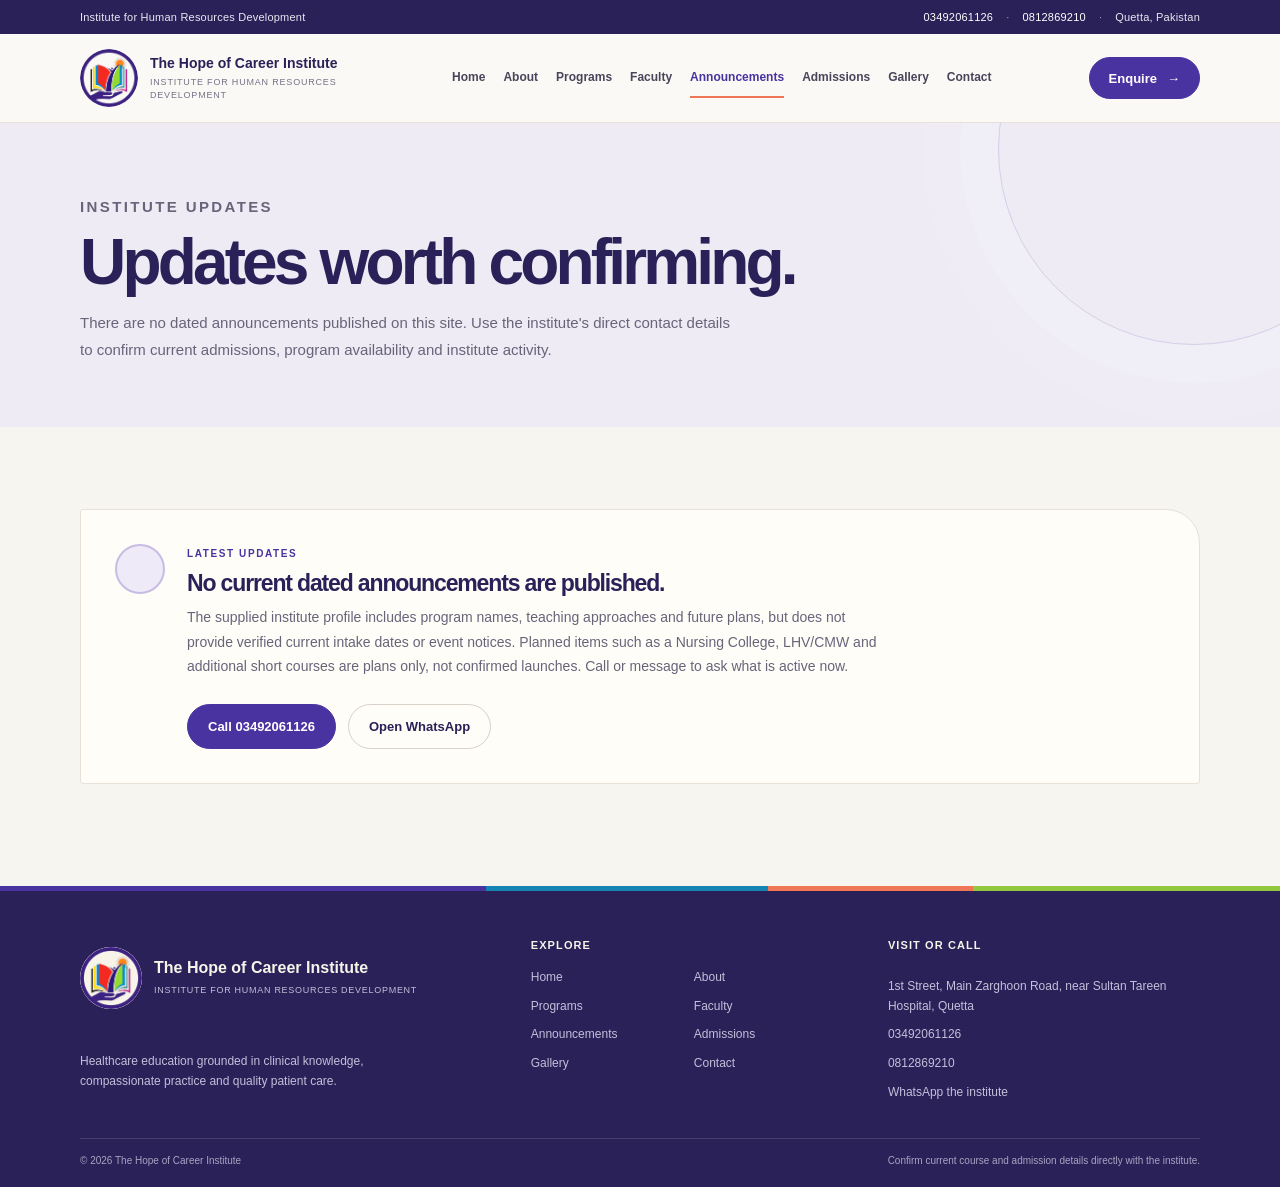
<file: hope-of-career-website/announcements.html>
<!doctype html>
<html lang="en">
<head>
  <meta charset="utf-8">
  <meta name="viewport" content="width=device-width, initial-scale=1">
  <title>Announcements | The Hope of Career Institute</title>
  <meta name="description" content="News and announcements from The Hope of Career Institute.">
  <meta name="theme-color" content="#292157">
  <link rel="icon" href="assets/brand/hope-career-logo.png">
  <link rel="stylesheet" href="assets/css/style.css">
  <link rel="stylesheet" href="assets/css/cms-content.css">
  <script src="assets/js/main.js" defer></script>
  <script src="assets/js/cms-core.js" defer></script>
</head>
<body data-page="announcements">
  <div class="topbar"><div class="wrap topbar-inner"><span>Institute for Human Resources Development</span><div><a href="tel:03492061126">03492061126</a><i>·</i><a href="tel:0812869210">0812869210</a><i>·</i><span>Quetta, Pakistan</span></div></div></div>
  <header class="header">
    <div class="wrap header-inner">
      <a class="brand" href="index.html"><img src="assets/brand/hope-career-logo.png" alt=""><span><strong>The Hope of Career Institute</strong><small>Institute for Human Resources Development</small></span></a>
      <button class="menu-toggle" type="button" aria-expanded="false" aria-controls="primary-nav" data-menu-toggle><span></span><span></span><span class="sr-only">Open navigation</span></button>
      <nav class="nav" id="primary-nav" data-nav><a class="nav-link" href="index.html">Home</a><a class="nav-link" href="about.html">About</a><a class="nav-link" href="programs.html">Programs</a><a class="nav-link" href="faculty.html">Faculty</a><a class="nav-link active" href="announcements.html" aria-current="page">Announcements</a><a class="nav-link" href="admissions.html">Admissions</a><a class="nav-link" href="gallery.html">Gallery</a><a class="nav-link" href="contact.html">Contact</a></nav>
      <a class="button button-small nav-button" href="admissions.html">Enquire <span aria-hidden="true">→</span></a>
    </div>
  </header>
  <main><section class="subhero"><div class="wrap"><p class="eyebrow">Institute updates</p><h1>Updates worth confirming.</h1><p>There are no dated announcements published on this site. Use the institute's direct contact details to confirm current admissions, program availability and institute activity.</p></div></section>
      <section class="section"><div class="wrap"><div class="empty-panel"><div class="empty-icon" aria-hidden="true"></div><div><p class="eyebrow">Latest updates</p><h2>No current dated announcements are published.</h2><p>The supplied institute profile includes program names, teaching approaches and future plans, but does not provide verified current intake dates or event notices. Planned items such as a Nursing College, LHV/CMW and additional short courses are plans only, not confirmed launches. Call or message to ask what is active now.</p><div class="actions"><a class="button" href="tel:03492061126">Call 03492061126</a><a class="button button-outline" href="https://wa.me/923492061126" target="_blank" rel="noopener">Open WhatsApp</a></div></div></div></div></section></main>
  
<footer class="footer">
  <div class="footer-stripe"></div>
  <div class="wrap footer-grid">
    <div class="footer-brand">
      <img src="assets/brand/hope-career-logo.png" alt="The Hope of Career Institute logo">
      <div><strong>The Hope of Career Institute</strong><span>Institute for Human Resources Development</span></div>
      <p>Healthcare education grounded in clinical knowledge, compassionate practice and quality patient care.</p>
    </div>
    <div><h2>Explore</h2><div class="footer-links"><a href="index.html">Home</a><a href="about.html">About</a><a href="programs.html">Programs</a><a href="faculty.html">Faculty</a><a href="announcements.html">Announcements</a><a href="admissions.html">Admissions</a><a href="gallery.html">Gallery</a><a href="contact.html">Contact</a></div></div>
    <div class="footer-contact">
      <h2>Visit or call</h2><p>1st Street, Main Zarghoon Road, near Sultan Tareen Hospital, Quetta</p>
      <a href="tel:03492061126">03492061126</a><a href="tel:0812869210">0812869210</a>
      <a href="https://wa.me/923492061126" target="_blank" rel="noopener">WhatsApp the institute</a>
    </div>
  </div>
  <div class="wrap footer-bottom"><span>© <span data-year></span> The Hope of Career Institute</span><span>Confirm current course and admission details directly with the institute.</span></div>
</footer>
</body>
</html>
</file>
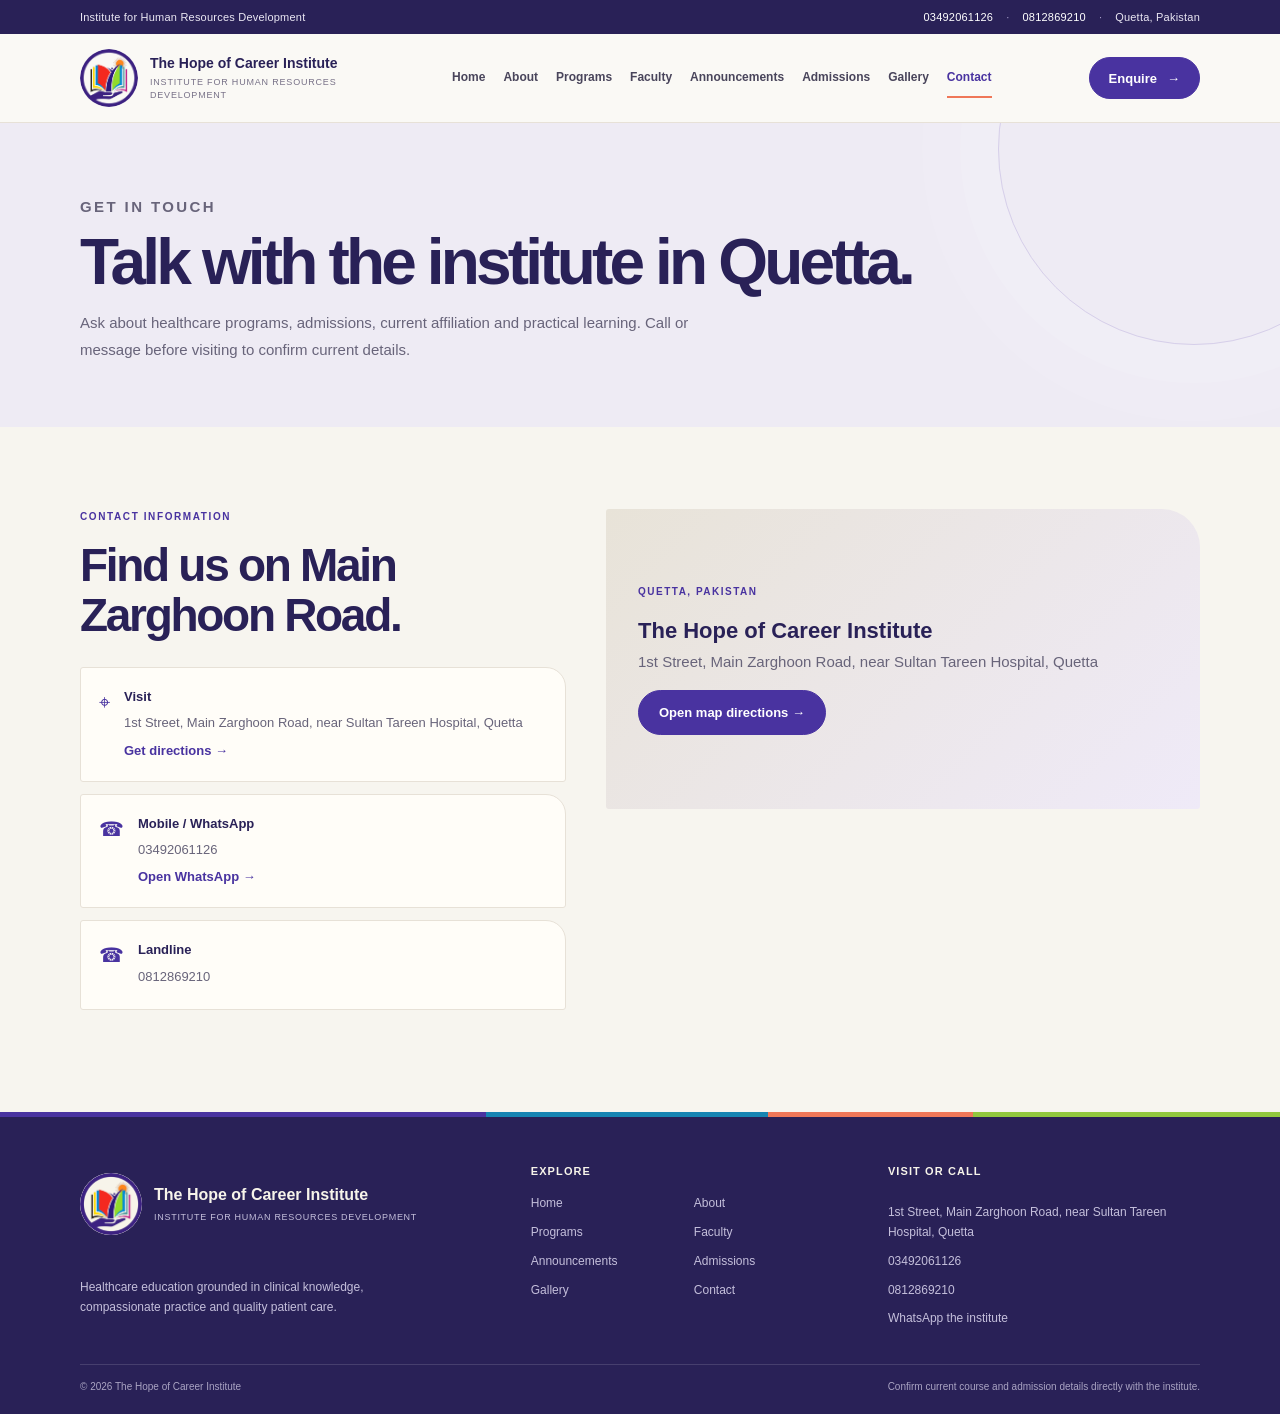
<file: hope-of-career-website/contact.html>
<!doctype html>
<html lang="en">
<head>
  <meta charset="utf-8">
  <meta name="viewport" content="width=device-width, initial-scale=1">
  <title>Contact | The Hope of Career Institute</title>
  <meta name="description" content="Contact The Hope of Career Institute in Quetta.">
  <meta name="theme-color" content="#292157">
  <link rel="icon" href="assets/brand/hope-career-logo.png">
  <link rel="stylesheet" href="assets/css/style.css">
  <link rel="stylesheet" href="assets/css/cms-content.css">
  <script src="assets/js/main.js" defer></script>
  <script src="assets/js/cms-core.js" defer></script>
</head>
<body data-page="contact">
  <div class="topbar"><div class="wrap topbar-inner"><span>Institute for Human Resources Development</span><div><a href="tel:03492061126">03492061126</a><i>·</i><a href="tel:0812869210">0812869210</a><i>·</i><span>Quetta, Pakistan</span></div></div></div>
  <header class="header">
    <div class="wrap header-inner">
      <a class="brand" href="index.html"><img src="assets/brand/hope-career-logo.png" alt=""><span><strong>The Hope of Career Institute</strong><small>Institute for Human Resources Development</small></span></a>
      <button class="menu-toggle" type="button" aria-expanded="false" aria-controls="primary-nav" data-menu-toggle><span></span><span></span><span class="sr-only">Open navigation</span></button>
      <nav class="nav" id="primary-nav" data-nav><a class="nav-link" href="index.html">Home</a><a class="nav-link" href="about.html">About</a><a class="nav-link" href="programs.html">Programs</a><a class="nav-link" href="faculty.html">Faculty</a><a class="nav-link" href="announcements.html">Announcements</a><a class="nav-link" href="admissions.html">Admissions</a><a class="nav-link" href="gallery.html">Gallery</a><a class="nav-link active" href="contact.html" aria-current="page">Contact</a></nav>
      <a class="button button-small nav-button" href="admissions.html">Enquire <span aria-hidden="true">→</span></a>
    </div>
  </header>
  <main><section class="subhero"><div class="wrap"><p class="eyebrow">Get in touch</p><h1>Talk with the institute in Quetta.</h1><p>Ask about healthcare programs, admissions, current affiliation and practical learning. Call or message before visiting to confirm current details.</p></div></section>
      <section class="section"><div class="wrap contact-layout"><div><p class="eyebrow">Contact information</p><h2>Find us on Main Zarghoon Road.</h2><div class="contact-cards">
        <article><span class="contact-icon" aria-hidden="true">⌖</span><div><h3>Visit</h3><p>1st Street, Main Zarghoon Road, near Sultan Tareen Hospital, Quetta</p><a href="https://www.google.com/maps/search/?api=1&amp;query=1st%20Street%2C%20Main%20Zarghoon%20Road%2C%20near%20Sultan%20Tareen%20Hospital%2C%20Quetta" target="_blank" rel="noopener">Get directions →</a></div></article>
        <article><span class="contact-icon" aria-hidden="true">☎</span><div><h3>Mobile / WhatsApp</h3><p><a href="tel:03492061126">03492061126</a></p><a href="https://wa.me/923492061126" target="_blank" rel="noopener">Open WhatsApp →</a></div></article>
        <article><span class="contact-icon" aria-hidden="true">☎</span><div><h3>Landline</h3><p><a href="tel:0812869210">0812869210</a></p></div></article>
      </div></div><div class="map-card"><span>QUETTA, PAKISTAN</span><strong>The Hope of Career Institute</strong><p>1st Street, Main Zarghoon Road, near Sultan Tareen Hospital, Quetta</p><a class="button" href="https://www.google.com/maps/search/?api=1&amp;query=1st%20Street%2C%20Main%20Zarghoon%20Road%2C%20near%20Sultan%20Tareen%20Hospital%2C%20Quetta" target="_blank" rel="noopener">Open map directions →</a></div></div></section></main>
  
<footer class="footer">
  <div class="footer-stripe"></div>
  <div class="wrap footer-grid">
    <div class="footer-brand">
      <img src="assets/brand/hope-career-logo.png" alt="The Hope of Career Institute logo">
      <div><strong>The Hope of Career Institute</strong><span>Institute for Human Resources Development</span></div>
      <p>Healthcare education grounded in clinical knowledge, compassionate practice and quality patient care.</p>
    </div>
    <div><h2>Explore</h2><div class="footer-links"><a href="index.html">Home</a><a href="about.html">About</a><a href="programs.html">Programs</a><a href="faculty.html">Faculty</a><a href="announcements.html">Announcements</a><a href="admissions.html">Admissions</a><a href="gallery.html">Gallery</a><a href="contact.html">Contact</a></div></div>
    <div class="footer-contact">
      <h2>Visit or call</h2><p>1st Street, Main Zarghoon Road, near Sultan Tareen Hospital, Quetta</p>
      <a href="tel:03492061126">03492061126</a><a href="tel:0812869210">0812869210</a>
      <a href="https://wa.me/923492061126" target="_blank" rel="noopener">WhatsApp the institute</a>
    </div>
  </div>
  <div class="wrap footer-bottom"><span>© <span data-year></span> The Hope of Career Institute</span><span>Confirm current course and admission details directly with the institute.</span></div>
</footer>
</body>
</html>
</file>
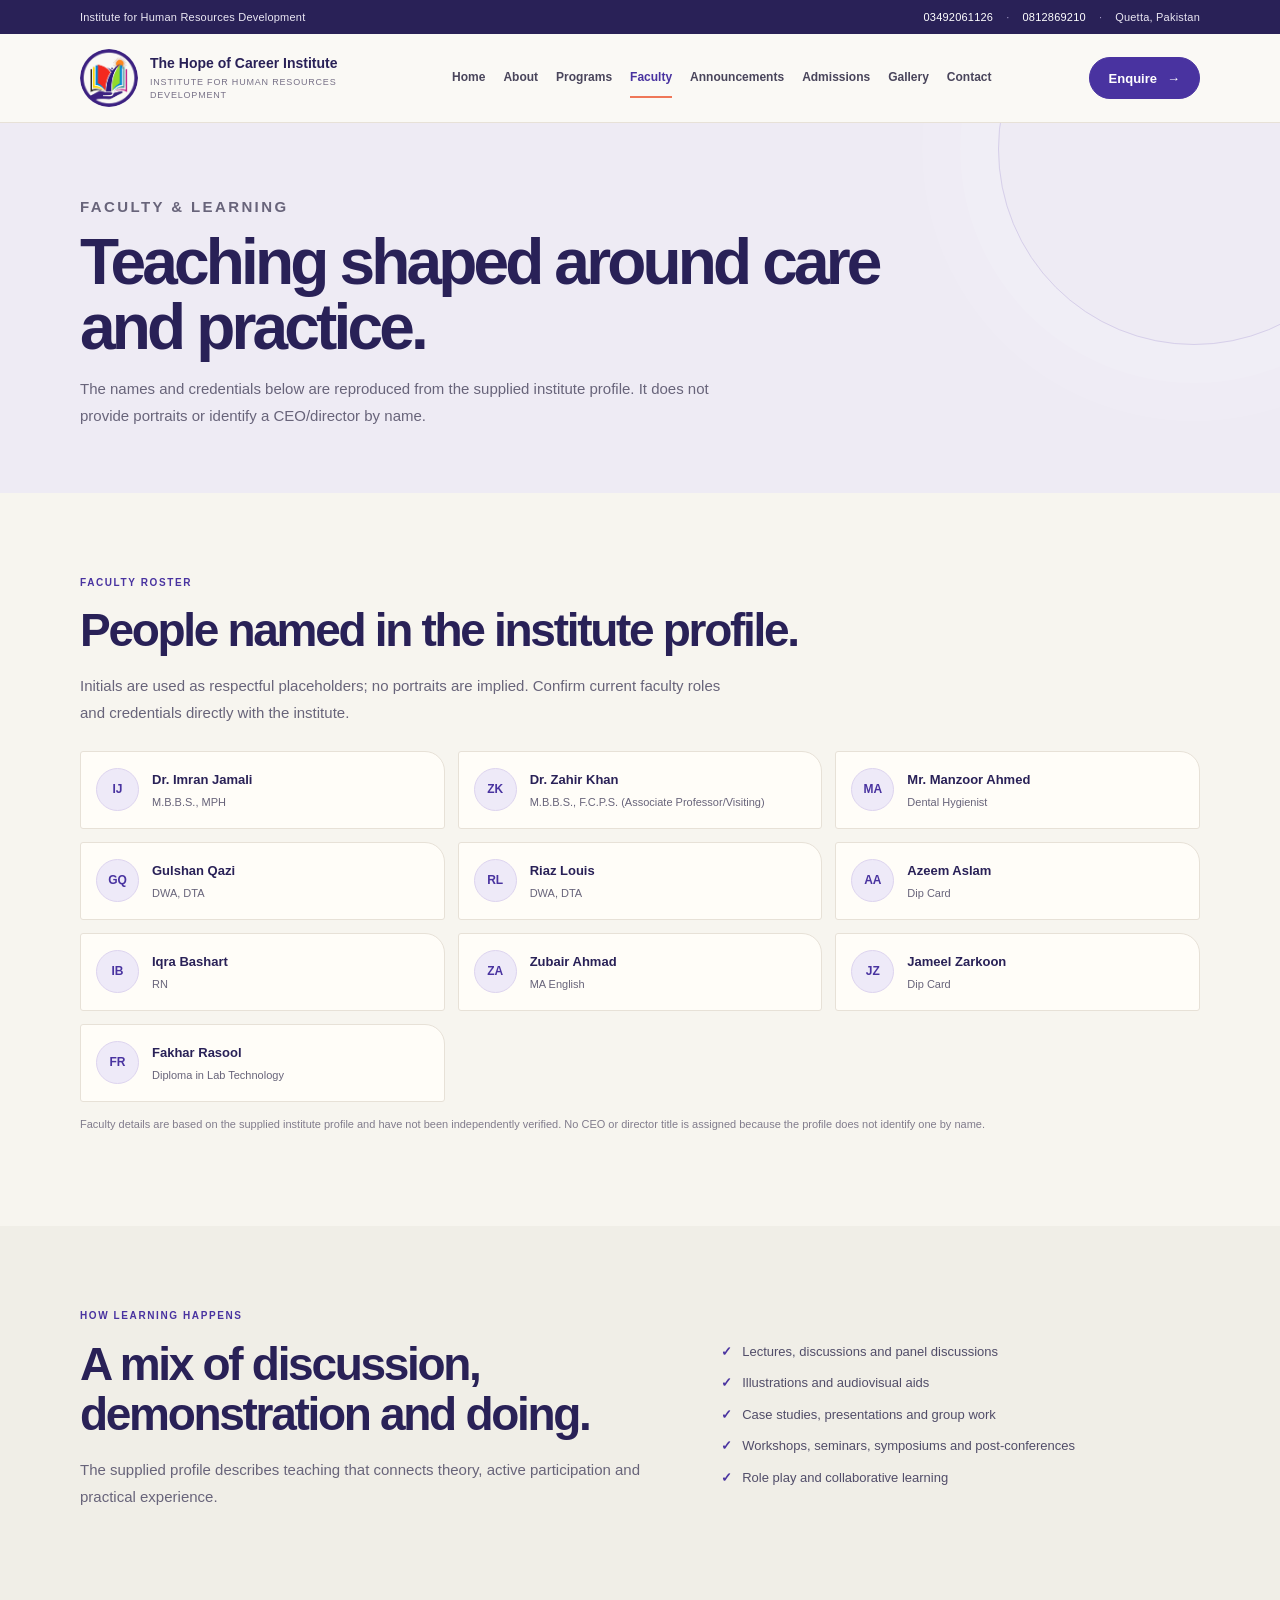
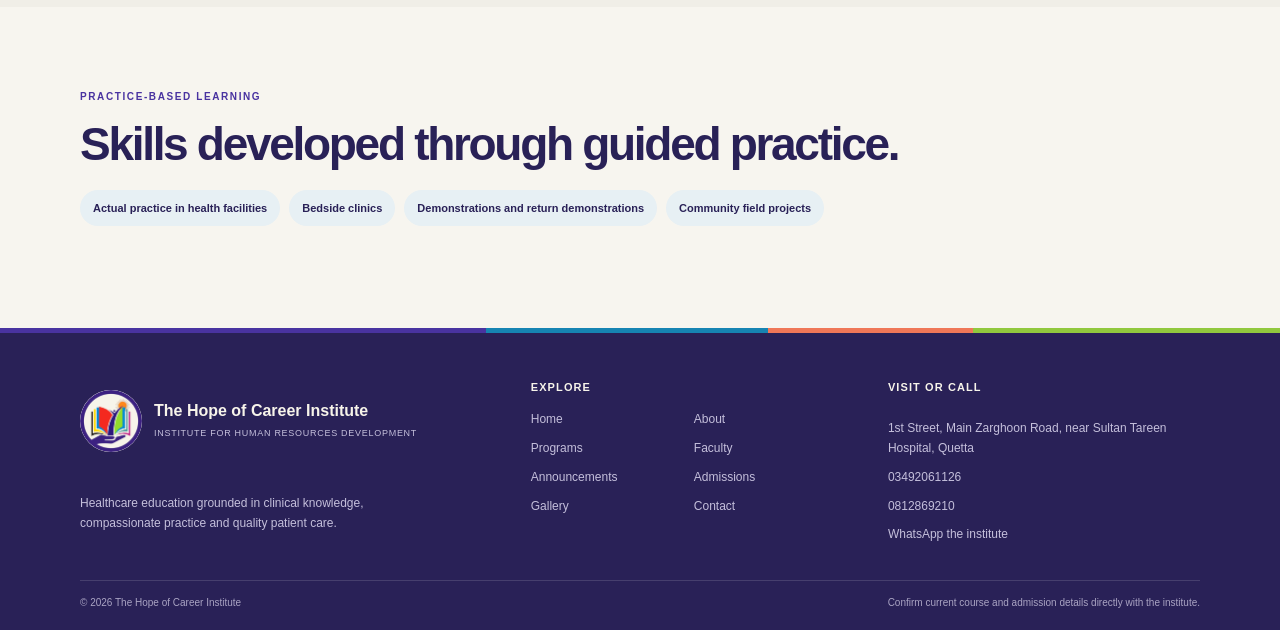
<file: hope-of-career-website/faculty.html>
<!doctype html>
<html lang="en">
<head>
  <meta charset="utf-8">
  <meta name="viewport" content="width=device-width, initial-scale=1">
  <title>Our Faculty | The Hope of Career Institute</title>
  <meta name="description" content="Faculty information for The Hope of Career Institute.">
  <meta name="theme-color" content="#292157">
  <link rel="icon" href="assets/brand/hope-career-logo.png">
  <link rel="stylesheet" href="assets/css/style.css">
  <link rel="stylesheet" href="assets/css/cms-content.css">
  <script src="assets/js/main.js" defer></script>
  <script src="assets/js/cms-core.js" defer></script>
</head>
<body data-page="faculty">
  <div class="topbar"><div class="wrap topbar-inner"><span>Institute for Human Resources Development</span><div><a href="tel:03492061126">03492061126</a><i>·</i><a href="tel:0812869210">0812869210</a><i>·</i><span>Quetta, Pakistan</span></div></div></div>
  <header class="header">
    <div class="wrap header-inner">
      <a class="brand" href="index.html"><img src="assets/brand/hope-career-logo.png" alt=""><span><strong>The Hope of Career Institute</strong><small>Institute for Human Resources Development</small></span></a>
      <button class="menu-toggle" type="button" aria-expanded="false" aria-controls="primary-nav" data-menu-toggle><span></span><span></span><span class="sr-only">Open navigation</span></button>
      <nav class="nav" id="primary-nav" data-nav><a class="nav-link" href="index.html">Home</a><a class="nav-link" href="about.html">About</a><a class="nav-link" href="programs.html">Programs</a><a class="nav-link active" href="faculty.html" aria-current="page">Faculty</a><a class="nav-link" href="announcements.html">Announcements</a><a class="nav-link" href="admissions.html">Admissions</a><a class="nav-link" href="gallery.html">Gallery</a><a class="nav-link" href="contact.html">Contact</a></nav>
      <a class="button button-small nav-button" href="admissions.html">Enquire <span aria-hidden="true">→</span></a>
    </div>
  </header>
  <main>
    <section class="subhero"><div class="wrap"><p class="eyebrow">Faculty & learning</p><h1>Teaching shaped around care and practice.</h1><p>The names and credentials below are reproduced from the supplied institute profile. It does not provide portraits or identify a CEO/director by name.</p></div></section>
    <section class="section"><div class="wrap"><p class="eyebrow">Faculty roster</p><h2>People named in the institute profile.</h2><p class="section-lede">Initials are used as respectful placeholders; no portraits are implied. Confirm current faculty roles and credentials directly with the institute.</p>
      <div class="faculty-grid">
        <article class="faculty-card"><span class="initials">IJ</span><div><h3>Dr. Imran Jamali</h3><p>M.B.B.S., MPH</p></div></article>
        <article class="faculty-card"><span class="initials">ZK</span><div><h3>Dr. Zahir Khan</h3><p>M.B.B.S., F.C.P.S. (Associate Professor/Visiting)</p></div></article>
        <article class="faculty-card"><span class="initials">MA</span><div><h3>Mr. Manzoor Ahmed</h3><p>Dental Hygienist</p></div></article>
        <article class="faculty-card"><span class="initials">GQ</span><div><h3>Gulshan Qazi</h3><p>DWA, DTA</p></div></article>
        <article class="faculty-card"><span class="initials">RL</span><div><h3>Riaz Louis</h3><p>DWA, DTA</p></div></article>
        <article class="faculty-card"><span class="initials">AA</span><div><h3>Azeem Aslam</h3><p>Dip Card</p></div></article>
        <article class="faculty-card"><span class="initials">IB</span><div><h3>Iqra Bashart</h3><p>RN</p></div></article>
        <article class="faculty-card"><span class="initials">ZA</span><div><h3>Zubair Ahmad</h3><p>MA English</p></div></article>
        <article class="faculty-card"><span class="initials">JZ</span><div><h3>Jameel Zarkoon</h3><p>Dip Card</p></div></article>
        <article class="faculty-card"><span class="initials">FR</span><div><h3>Fakhar Rasool</h3><p>Diploma in Lab Technology</p></div></article>
      </div>
      <p class="profile-note">Faculty details are based on the supplied institute profile and have not been independently verified. No CEO or director title is assigned because the profile does not identify one by name.</p>
    </div></section>
    <section class="section section-soft"><div class="wrap intro-grid"><div><p class="eyebrow">How learning happens</p><h2>A mix of discussion, demonstration and doing.</h2><p>The supplied profile describes teaching that connects theory, active participation and practical experience.</p></div><ul class="check-list"><li>Lectures, discussions and panel discussions</li><li>Illustrations and audiovisual aids</li><li>Case studies, presentations and group work</li><li>Workshops, seminars, symposiums and post-conferences</li><li>Role play and collaborative learning</li></ul></div></section>
    <section class="section"><div class="wrap"><p class="eyebrow">Practice-based learning</p><h2>Skills developed through guided practice.</h2><div class="facility-tags"><span>Actual practice in health facilities</span><span>Bedside clinics</span><span>Demonstrations and return demonstrations</span><span>Community field projects</span></div></div></section>
  </main>
  
<footer class="footer">
  <div class="footer-stripe"></div>
  <div class="wrap footer-grid">
    <div class="footer-brand">
      <img src="assets/brand/hope-career-logo.png" alt="The Hope of Career Institute logo">
      <div><strong>The Hope of Career Institute</strong><span>Institute for Human Resources Development</span></div>
      <p>Healthcare education grounded in clinical knowledge, compassionate practice and quality patient care.</p>
    </div>
    <div><h2>Explore</h2><div class="footer-links"><a href="index.html">Home</a><a href="about.html">About</a><a href="programs.html">Programs</a><a href="faculty.html">Faculty</a><a href="announcements.html">Announcements</a><a href="admissions.html">Admissions</a><a href="gallery.html">Gallery</a><a href="contact.html">Contact</a></div></div>
    <div class="footer-contact">
      <h2>Visit or call</h2><p>1st Street, Main Zarghoon Road, near Sultan Tareen Hospital, Quetta</p>
      <a href="tel:03492061126">03492061126</a><a href="tel:0812869210">0812869210</a>
      <a href="https://wa.me/923492061126" target="_blank" rel="noopener">WhatsApp the institute</a>
    </div>
  </div>
  <div class="wrap footer-bottom"><span>© <span data-year></span> The Hope of Career Institute</span><span>Confirm current course and admission details directly with the institute.</span></div>
</footer>
</body>
</html>
</file>
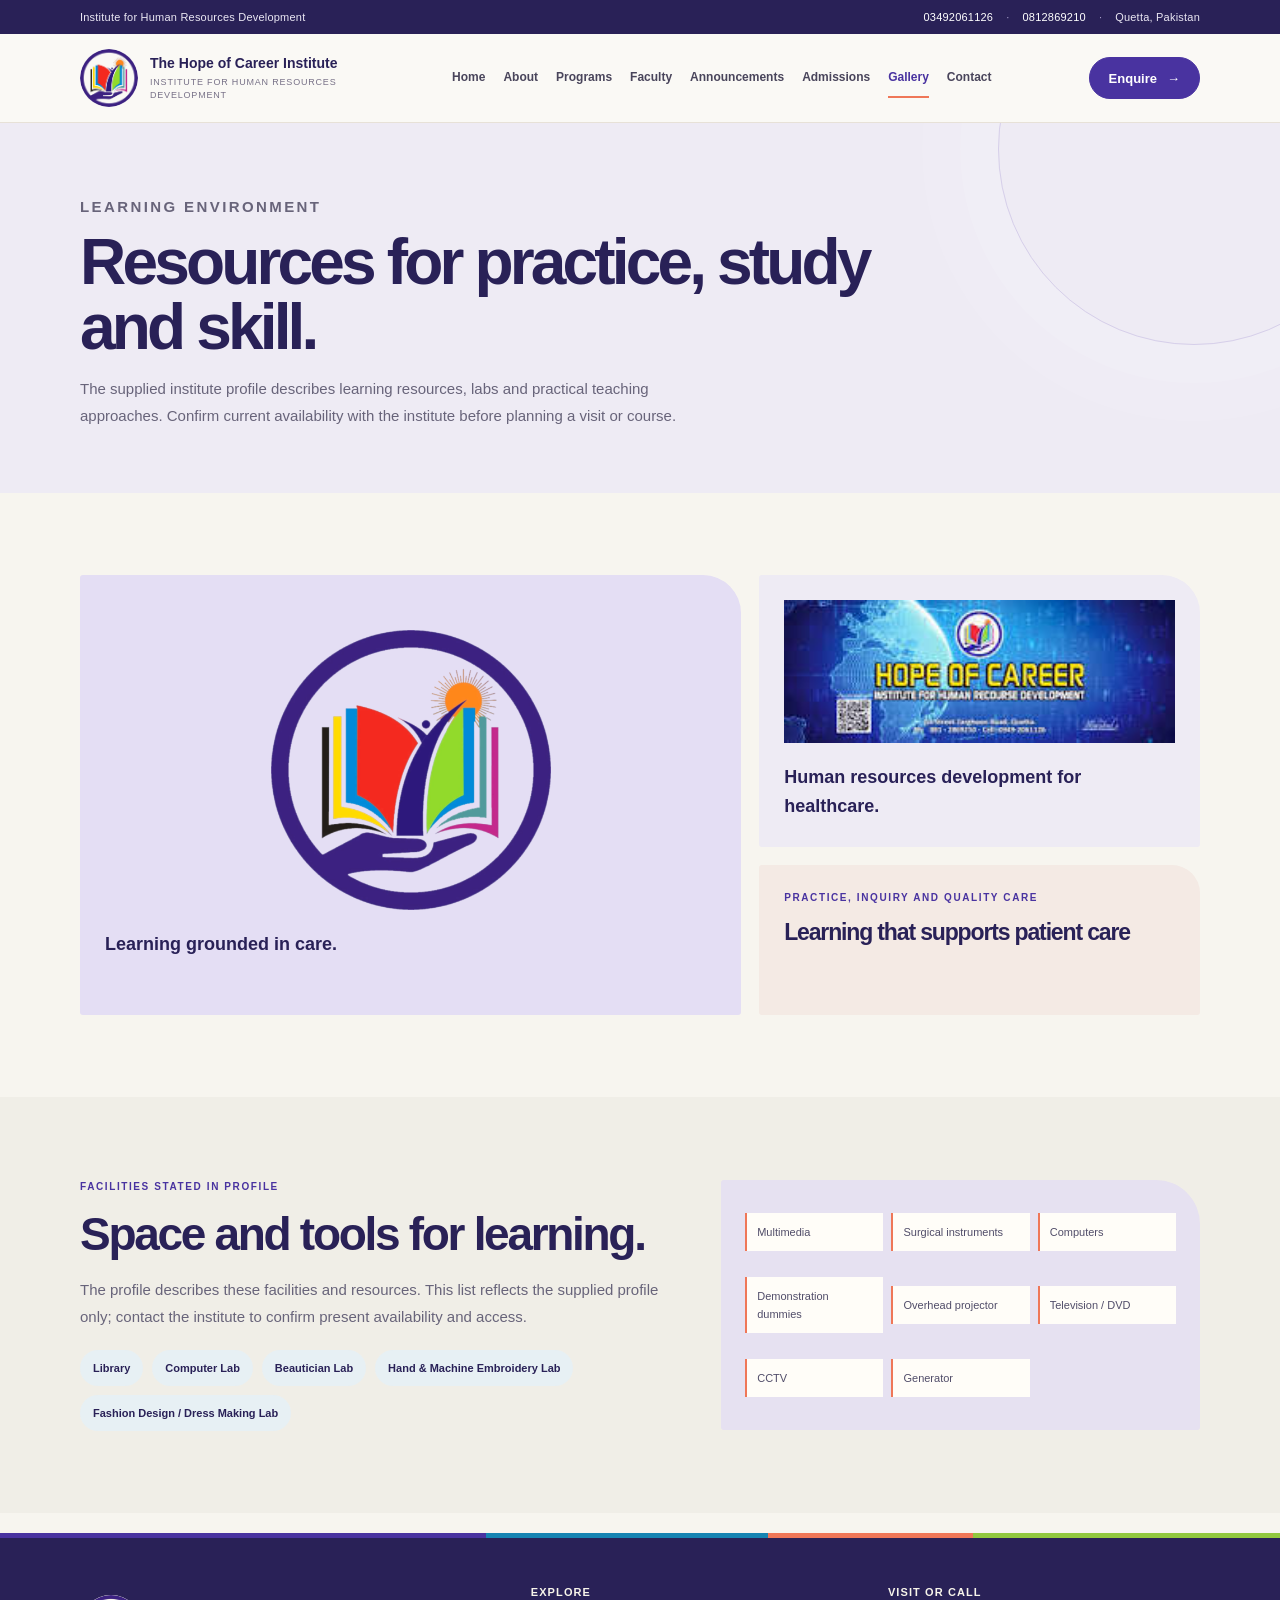
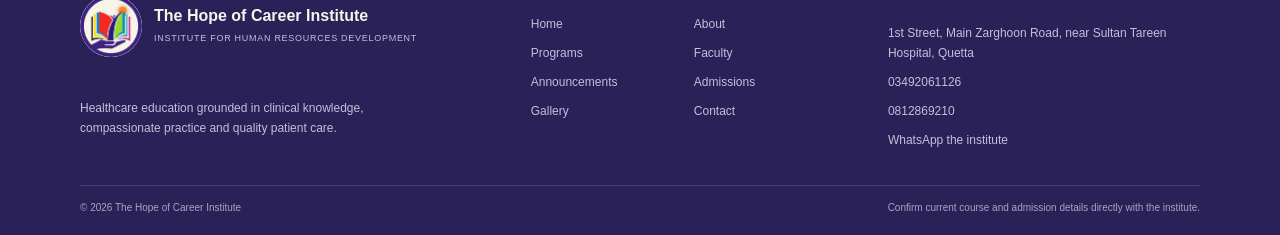
<file: hope-of-career-website/gallery.html>
<!doctype html>
<html lang="en">
<head>
  <meta charset="utf-8">
  <meta name="viewport" content="width=device-width, initial-scale=1">
  <title>Gallery | The Hope of Career Institute</title>
  <meta name="description" content="The Hope of Career Institute's logo and banner.">
  <meta name="theme-color" content="#292157">
  <link rel="icon" href="assets/brand/hope-career-logo.png">
  <link rel="stylesheet" href="assets/css/style.css">
  <link rel="stylesheet" href="assets/css/cms-content.css">
  <script src="assets/js/main.js" defer></script>
  <script src="assets/js/cms-core.js" defer></script>
</head>
<body data-page="gallery">
  <div class="topbar"><div class="wrap topbar-inner"><span>Institute for Human Resources Development</span><div><a href="tel:03492061126">03492061126</a><i>·</i><a href="tel:0812869210">0812869210</a><i>·</i><span>Quetta, Pakistan</span></div></div></div>
  <header class="header">
    <div class="wrap header-inner">
      <a class="brand" href="index.html"><img src="assets/brand/hope-career-logo.png" alt=""><span><strong>The Hope of Career Institute</strong><small>Institute for Human Resources Development</small></span></a>
      <button class="menu-toggle" type="button" aria-expanded="false" aria-controls="primary-nav" data-menu-toggle><span></span><span></span><span class="sr-only">Open navigation</span></button>
      <nav class="nav" id="primary-nav" data-nav><a class="nav-link" href="index.html">Home</a><a class="nav-link" href="about.html">About</a><a class="nav-link" href="programs.html">Programs</a><a class="nav-link" href="faculty.html">Faculty</a><a class="nav-link" href="announcements.html">Announcements</a><a class="nav-link" href="admissions.html">Admissions</a><a class="nav-link active" href="gallery.html" aria-current="page">Gallery</a><a class="nav-link" href="contact.html">Contact</a></nav>
      <a class="button button-small nav-button" href="admissions.html">Enquire <span aria-hidden="true">→</span></a>
    </div>
  </header>
  <main><section class="subhero"><div class="wrap"><p class="eyebrow">Learning environment</p><h1>Resources for practice, study and skill.</h1><p>The supplied institute profile describes learning resources, labs and practical teaching approaches. Confirm current availability with the institute before planning a visit or course.</p></div></section>
      <section class="section"><div class="wrap gallery-grid"><figure class="gallery-item gallery-feature"><img src="assets/brand/hope-career-logo.png" alt="Purple hand holding a multicolored open book, the institute's logo"><figcaption>Learning grounded in care.</figcaption></figure><div class="gallery-side"><figure class="gallery-item"><img src="assets/brand/hope-career-banner.jfif" alt="Blue banner bearing The Hope of Career Institute branding"><figcaption>Human resources development for healthcare.</figcaption></figure><div class="gallery-caption"><p class="eyebrow">Practice, inquiry and quality care</p><h2>Learning that supports patient care</h2></div></div></div></section>
      <section class="section section-soft"><div class="wrap intro-grid"><div><p class="eyebrow">Facilities stated in profile</p><h2>Space and tools for learning.</h2><p>The profile describes these facilities and resources. This list reflects the supplied profile only; contact the institute to confirm present availability and access.</p><div class="facility-tags"><span>Library</span><span>Computer Lab</span><span>Beautician Lab</span><span>Hand &amp; Machine Embroidery Lab</span><span>Fashion Design / Dress Making Lab</span></div></div><div class="image-frame resource-list"><span>Multimedia</span><span>Surgical instruments</span><span>Computers</span><span>Demonstration dummies</span><span>Overhead projector</span><span>Television / DVD</span><span>CCTV</span><span>Generator</span></div></div></section></main>
  
<footer class="footer">
  <div class="footer-stripe"></div>
  <div class="wrap footer-grid">
    <div class="footer-brand">
      <img src="assets/brand/hope-career-logo.png" alt="The Hope of Career Institute logo">
      <div><strong>The Hope of Career Institute</strong><span>Institute for Human Resources Development</span></div>
      <p>Healthcare education grounded in clinical knowledge, compassionate practice and quality patient care.</p>
    </div>
    <div><h2>Explore</h2><div class="footer-links"><a href="index.html">Home</a><a href="about.html">About</a><a href="programs.html">Programs</a><a href="faculty.html">Faculty</a><a href="announcements.html">Announcements</a><a href="admissions.html">Admissions</a><a href="gallery.html">Gallery</a><a href="contact.html">Contact</a></div></div>
    <div class="footer-contact">
      <h2>Visit or call</h2><p>1st Street, Main Zarghoon Road, near Sultan Tareen Hospital, Quetta</p>
      <a href="tel:03492061126">03492061126</a><a href="tel:0812869210">0812869210</a>
      <a href="https://wa.me/923492061126" target="_blank" rel="noopener">WhatsApp the institute</a>
    </div>
  </div>
  <div class="wrap footer-bottom"><span>© <span data-year></span> The Hope of Career Institute</span><span>Confirm current course and admission details directly with the institute.</span></div>
</footer>
</body>
</html>
</file>
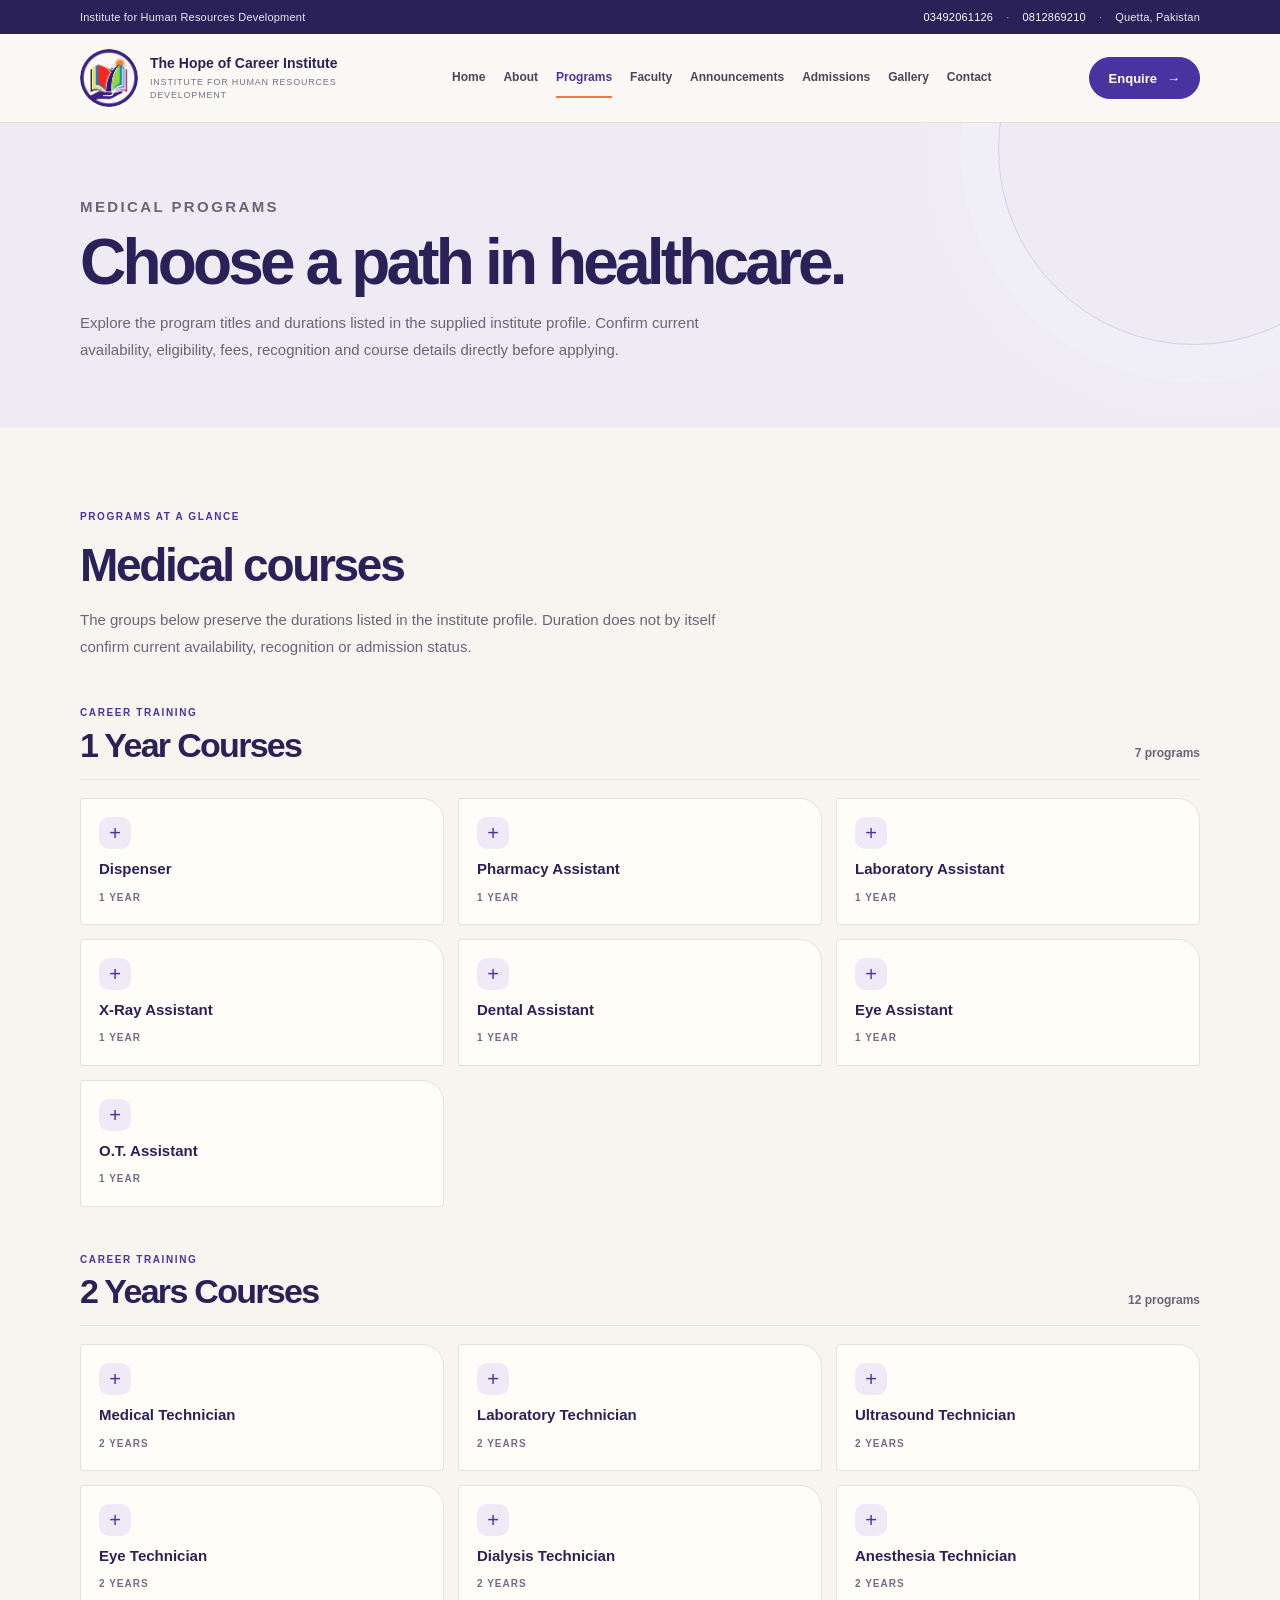
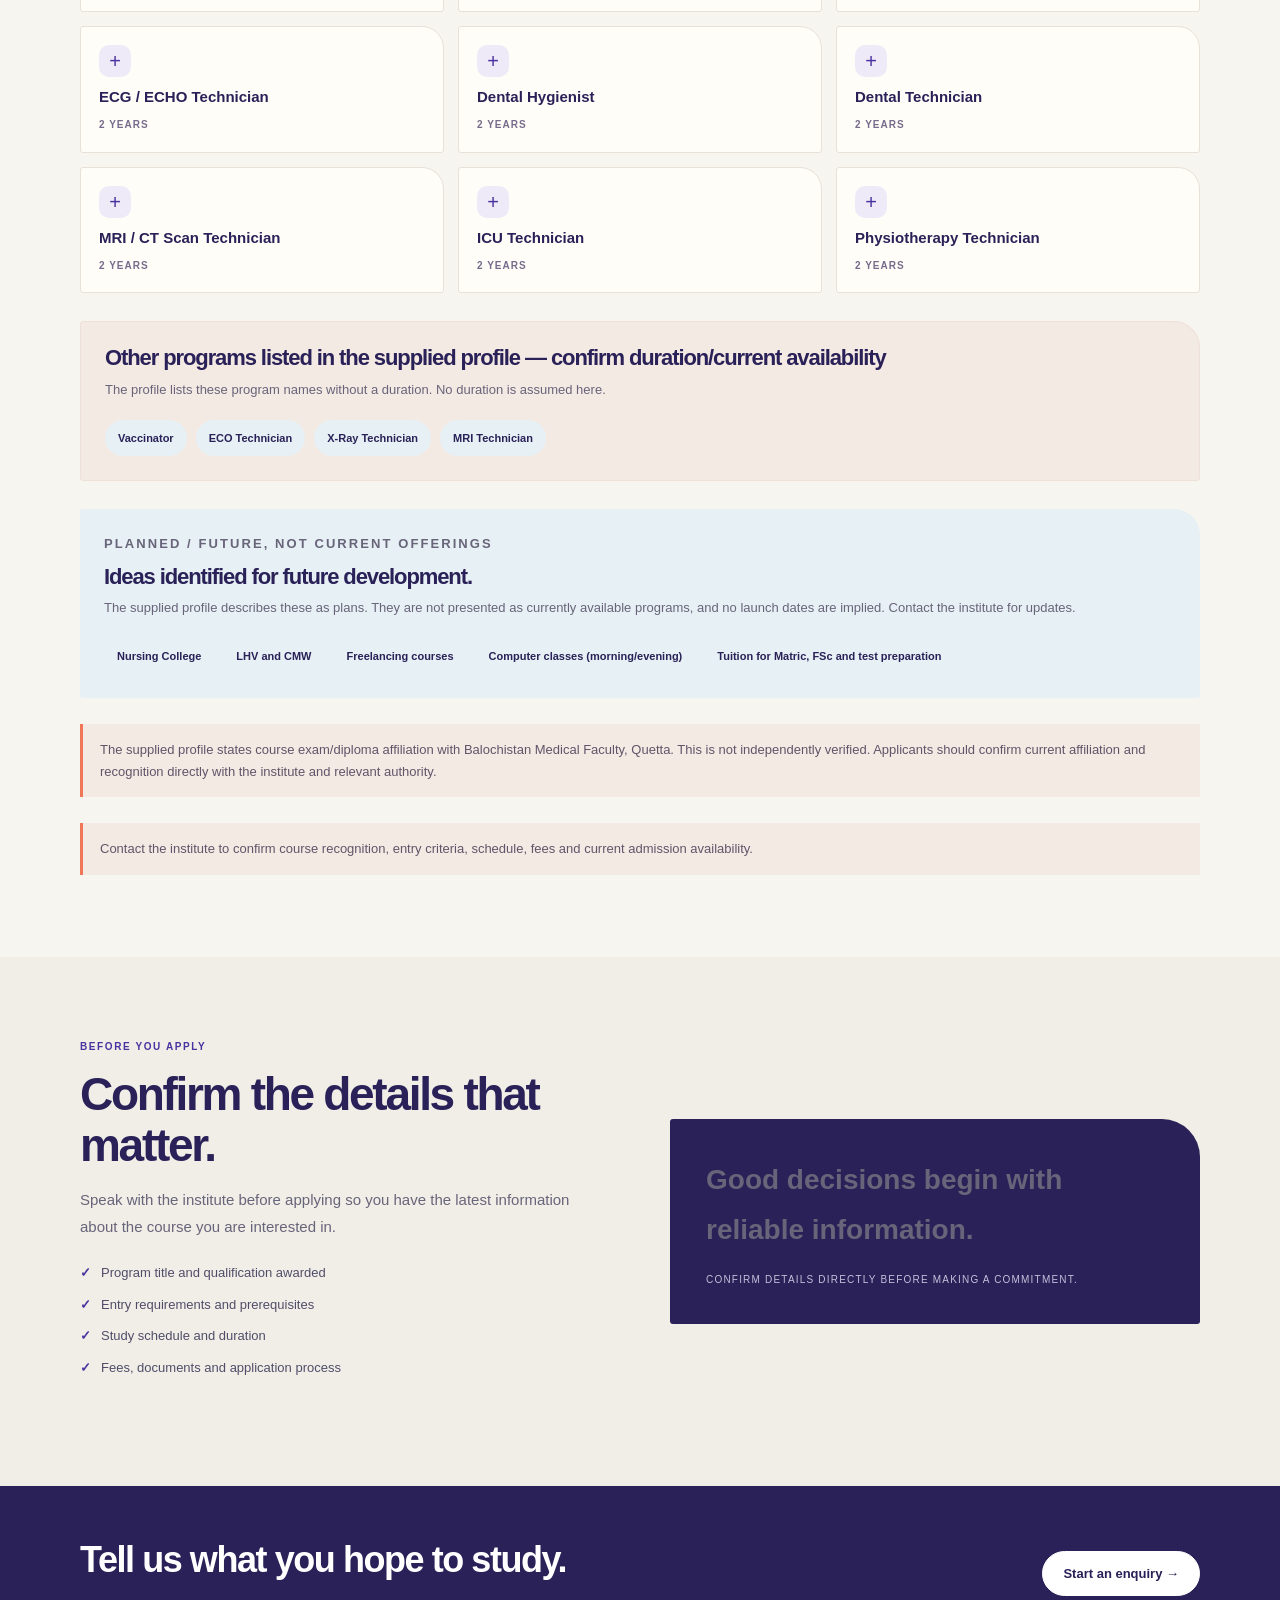
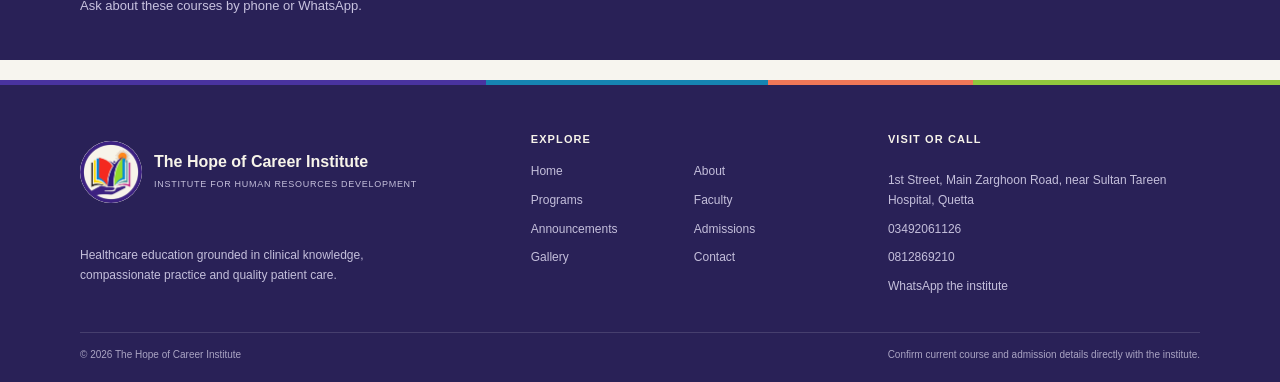
<file: hope-of-career-website/programs.html>
<!doctype html>
<html lang="en">
<head>
  <meta charset="utf-8">
  <meta name="viewport" content="width=device-width, initial-scale=1">
  <title>Our Programs | The Hope of Career Institute</title>
  <meta name="description" content="Browse one-year and two-year medical courses listed by The Hope of Career Institute.">
  <meta name="theme-color" content="#292157">
  <link rel="icon" href="assets/brand/hope-career-logo.png">
  <link rel="stylesheet" href="assets/css/style.css">
  <link rel="stylesheet" href="assets/css/cms-content.css">
  <script src="assets/js/main.js" defer></script>
  <script src="assets/js/cms-core.js" defer></script>
</head>
<body data-page="programs">
  <div class="topbar"><div class="wrap topbar-inner"><span>Institute for Human Resources Development</span><div><a href="tel:03492061126">03492061126</a><i>·</i><a href="tel:0812869210">0812869210</a><i>·</i><span>Quetta, Pakistan</span></div></div></div>
  <header class="header">
    <div class="wrap header-inner">
      <a class="brand" href="index.html"><img src="assets/brand/hope-career-logo.png" alt=""><span><strong>The Hope of Career Institute</strong><small>Institute for Human Resources Development</small></span></a>
      <button class="menu-toggle" type="button" aria-expanded="false" aria-controls="primary-nav" data-menu-toggle><span></span><span></span><span class="sr-only">Open navigation</span></button>
      <nav class="nav" id="primary-nav" data-nav><a class="nav-link" href="index.html">Home</a><a class="nav-link" href="about.html">About</a><a class="nav-link active" href="programs.html" aria-current="page">Programs</a><a class="nav-link" href="faculty.html">Faculty</a><a class="nav-link" href="announcements.html">Announcements</a><a class="nav-link" href="admissions.html">Admissions</a><a class="nav-link" href="gallery.html">Gallery</a><a class="nav-link" href="contact.html">Contact</a></nav>
      <a class="button button-small nav-button" href="admissions.html">Enquire <span aria-hidden="true">→</span></a>
    </div>
  </header>
  <main><section class="subhero"><div class="wrap"><p class="eyebrow">Medical programs</p><h1>Choose a path in healthcare.</h1><p>Explore the program titles and durations listed in the supplied institute profile. Confirm current availability, eligibility, fees, recognition and course details directly before applying.</p></div></section>
      <section class="section"><div class="wrap"><p class="eyebrow">Programs at a glance</p><h2>Medical courses</h2><p class="section-lede">The groups below preserve the durations listed in the institute profile. Duration does not by itself confirm current availability, recognition or admission status.</p>
  <section class="course-level">
    <div class="course-heading"><div><p class="eyebrow">Career training</p><h2>1 Year Courses</h2></div><span class="course-count">7 programs</span></div>
    <div class="course-grid">
      <article class="course-card" data-testid="course-0-0">
        <span class="course-mark" aria-hidden="true">+</span><h3>Dispenser</h3><span class="course-duration">1 Year</span>
      </article>
      <article class="course-card" data-testid="course-0-1">
        <span class="course-mark" aria-hidden="true">+</span><h3>Pharmacy Assistant</h3><span class="course-duration">1 Year</span>
      </article>
      <article class="course-card" data-testid="course-0-2">
        <span class="course-mark" aria-hidden="true">+</span><h3>Laboratory Assistant</h3><span class="course-duration">1 Year</span>
      </article>
      <article class="course-card" data-testid="course-0-3">
        <span class="course-mark" aria-hidden="true">+</span><h3>X-Ray Assistant</h3><span class="course-duration">1 Year</span>
      </article>
      <article class="course-card" data-testid="course-0-4">
        <span class="course-mark" aria-hidden="true">+</span><h3>Dental Assistant</h3><span class="course-duration">1 Year</span>
      </article>
      <article class="course-card" data-testid="course-0-5">
        <span class="course-mark" aria-hidden="true">+</span><h3>Eye Assistant</h3><span class="course-duration">1 Year</span>
      </article>
      <article class="course-card" data-testid="course-0-6">
        <span class="course-mark" aria-hidden="true">+</span><h3>O.T. Assistant</h3><span class="course-duration">1 Year</span>
      </article>
    </div>
  </section>
  <section class="course-level">
    <div class="course-heading"><div><p class="eyebrow">Career training</p><h2>2 Years Courses</h2></div><span class="course-count">12 programs</span></div>
    <div class="course-grid">
      <article class="course-card" data-testid="course-1-0">
        <span class="course-mark" aria-hidden="true">+</span><h3>Medical Technician</h3><span class="course-duration">2 Years</span>
      </article>
      <article class="course-card" data-testid="course-1-1">
        <span class="course-mark" aria-hidden="true">+</span><h3>Laboratory Technician</h3><span class="course-duration">2 Years</span>
      </article>
      <article class="course-card" data-testid="course-1-2">
        <span class="course-mark" aria-hidden="true">+</span><h3>Ultrasound Technician</h3><span class="course-duration">2 Years</span>
      </article>
      <article class="course-card" data-testid="course-1-3">
        <span class="course-mark" aria-hidden="true">+</span><h3>Eye Technician</h3><span class="course-duration">2 Years</span>
      </article>
      <article class="course-card" data-testid="course-1-4">
        <span class="course-mark" aria-hidden="true">+</span><h3>Dialysis Technician</h3><span class="course-duration">2 Years</span>
      </article>
      <article class="course-card" data-testid="course-1-5">
        <span class="course-mark" aria-hidden="true">+</span><h3>Anesthesia Technician</h3><span class="course-duration">2 Years</span>
      </article>
      <article class="course-card" data-testid="course-1-6">
        <span class="course-mark" aria-hidden="true">+</span><h3>ECG / ECHO Technician</h3><span class="course-duration">2 Years</span>
      </article>
      <article class="course-card" data-testid="course-1-7">
        <span class="course-mark" aria-hidden="true">+</span><h3>Dental Hygienist</h3><span class="course-duration">2 Years</span>
      </article>
      <article class="course-card" data-testid="course-1-8">
        <span class="course-mark" aria-hidden="true">+</span><h3>Dental Technician</h3><span class="course-duration">2 Years</span>
      </article>
      <article class="course-card" data-testid="course-1-9">
        <span class="course-mark" aria-hidden="true">+</span><h3>MRI / CT Scan Technician</h3><span class="course-duration">2 Years</span>
      </article>
      <article class="course-card" data-testid="course-1-10">
        <span class="course-mark" aria-hidden="true">+</span><h3>ICU Technician</h3><span class="course-duration">2 Years</span>
      </article>
      <article class="course-card" data-testid="course-1-11">
        <span class="course-mark" aria-hidden="true">+</span><h3>Physiotherapy Technician</h3><span class="course-duration">2 Years</span>
      </article>
    </div>
  </section>
  <section class="duration-unknown"><h2>Other programs listed in the supplied profile — confirm duration/current availability</h2><p>The profile lists these program names without a duration. No duration is assumed here.</p><div class="values-pills values-pills-light"><span>Vaccinator</span><span>ECO Technician</span><span>X-Ray Technician</span><span>MRI Technician</span></div></section>
  <section class="future-panel"><p class="eyebrow">Planned / future, not current offerings</p><h2>Ideas identified for future development.</h2><p>The supplied profile describes these as plans. They are not presented as currently available programs, and no launch dates are implied. Contact the institute for updates.</p><div class="values-pills values-pills-light"><span>Nursing College</span><span>LHV and CMW</span><span>Freelancing courses</span><span>Computer classes (morning/evening)</span><span>Tuition for Matric, FSc and test preparation</span></div></section>
  <div class="notice">The supplied profile states course exam/diploma affiliation with Balochistan Medical Faculty, Quetta. This is not independently verified. Applicants should confirm current affiliation and recognition directly with the institute and relevant authority.</div>
  <div class="notice">Contact the institute to confirm course recognition, entry criteria, schedule, fees and current admission availability.</div></div></section>
      <section class="section section-soft"><div class="wrap split"><div><p class="eyebrow">Before you apply</p><h2>Confirm the details that matter.</h2><p>Speak with the institute before applying so you have the latest information about the course you are interested in.</p><ul class="check-list"><li>Program title and qualification awarded</li><li>Entry requirements and prerequisites</li><li>Study schedule and duration</li><li>Fees, documents and application process</li></ul></div><div class="belief-panel"><p>Good decisions begin with reliable information.</p><small>Confirm details directly before making a commitment.</small></div></div></section>
      <section class="cta-band"><div class="wrap cta-inner"><div><h2>Tell us what you hope to study.</h2><p>Ask about these courses by phone or WhatsApp.</p></div><a class="button button-light" href="admissions.html">Start an enquiry →</a></div></section></main>
  
<footer class="footer">
  <div class="footer-stripe"></div>
  <div class="wrap footer-grid">
    <div class="footer-brand">
      <img src="assets/brand/hope-career-logo.png" alt="The Hope of Career Institute logo">
      <div><strong>The Hope of Career Institute</strong><span>Institute for Human Resources Development</span></div>
      <p>Healthcare education grounded in clinical knowledge, compassionate practice and quality patient care.</p>
    </div>
    <div><h2>Explore</h2><div class="footer-links"><a href="index.html">Home</a><a href="about.html">About</a><a href="programs.html">Programs</a><a href="faculty.html">Faculty</a><a href="announcements.html">Announcements</a><a href="admissions.html">Admissions</a><a href="gallery.html">Gallery</a><a href="contact.html">Contact</a></div></div>
    <div class="footer-contact">
      <h2>Visit or call</h2><p>1st Street, Main Zarghoon Road, near Sultan Tareen Hospital, Quetta</p>
      <a href="tel:03492061126">03492061126</a><a href="tel:0812869210">0812869210</a>
      <a href="https://wa.me/923492061126" target="_blank" rel="noopener">WhatsApp the institute</a>
    </div>
  </div>
  <div class="wrap footer-bottom"><span>© <span data-year></span> The Hope of Career Institute</span><span>Confirm current course and admission details directly with the institute.</span></div>
</footer>
</body>
</html>
</file>
<file: hope-of-career-website/assets/css/style.css>
:root {
  --purple:#4933a0; --deep:#292157; --blue:#1684b2; --coral:#ef7758;
  --lime:#91c83e; --ink:#292157; --paper:#f7f5ef; --white:#fffdf8;
  --muted:#68647a; --line:#e7e1d7; --soft:#eeebf4;
}
*{box-sizing:border-box} html{scroll-behavior:smooth}
body{margin:0;background:var(--paper);color:var(--ink);font-family:Arial,Helvetica,sans-serif;font-size:15px;line-height:1.65}
img{max-width:100%;display:block} a{color:inherit} h1,h2,h3,p{margin-top:0}
.wrap{width:min(1120px,calc(100% - 48px));margin-inline:auto}
.topbar{background:var(--deep);color:#ebe8f4;font-size:11px;letter-spacing:.02em}
.topbar-inner{min-height:34px;display:flex;align-items:center;justify-content:space-between}
.topbar-inner div{display:flex;gap:13px;align-items:center}.topbar a{text-decoration:none;color:white}
.topbar i{font-style:normal;color:#a39bc7}
.header{position:sticky;top:0;z-index:20;background:#faf9f5;border-bottom:1px solid var(--line)}
.header-inner{min-height:88px;display:flex;align-items:center;justify-content:space-between;gap:22px}
.brand{display:flex;align-items:center;gap:12px;min-width:230px;text-decoration:none}
.brand img{width:58px;height:58px;object-fit:contain;border-radius:50%}
.brand strong,.brand small{display:block}.brand strong{font-size:14px;line-height:1.25;font-weight:800}
.brand small{max-width:205px;margin-top:4px;font-size:9px;line-height:1.4;letter-spacing:.09em;text-transform:uppercase;color:#777187}
.nav{display:flex;align-items:center;gap:18px}.nav-link{font-size:12px;font-weight:700;text-decoration:none;color:#49455b;white-space:nowrap;padding:8px 0}
.nav-link:hover,.nav-link.active{color:var(--purple)}.nav-link.active{box-shadow:0 2px var(--coral)}
.button{min-height:45px;display:inline-flex;align-items:center;justify-content:center;gap:10px;border:1px solid var(--purple);border-radius:999px;padding:0 20px;background:var(--purple);color:white;text-decoration:none;font:700 13px Arial,sans-serif;cursor:pointer;transition:transform .2s,background .2s,box-shadow .2s}
.button:hover{background:#38267f;transform:translateY(-2px);box-shadow:0 8px 20px #4933a026}
.button-small{min-height:42px;padding-inline:19px}.button-outline{background:transparent;color:var(--ink);border-color:#d7d1c8}
.button-outline:hover{background:#fff;color:var(--purple);border-color:var(--purple)}
.button-light{background:white;color:var(--deep);border-color:white}.button-light:hover{background:#f0ebff;color:var(--deep)}
.menu-toggle{display:none;width:42px;height:42px;border:1px solid var(--line);border-radius:50%;background:transparent;align-items:center;justify-content:center;flex-direction:column;gap:5px}
.menu-toggle span:not(.sr-only){width:17px;height:2px;background:var(--deep);display:block}
.sr-only{position:absolute;width:1px;height:1px;padding:0;margin:-1px;overflow:hidden;clip:rect(0,0,0,0);white-space:nowrap;border:0}
.hero{padding:68px 0 74px;overflow:hidden}.hero-grid{display:grid;grid-template-columns:1.06fr .94fr;align-items:center;gap:48px}
.eyebrow{margin:0 0 14px;color:var(--purple);font-size:10px;font-weight:800;letter-spacing:.16em;text-transform:uppercase}
.hero-copy .eyebrow{display:flex;align-items:center;gap:10px}.hero-copy .eyebrow span{width:24px;height:2px;background:var(--coral)}
.hero h1{max-width:650px;margin:0 0 20px;color:var(--ink);font-size:clamp(46px,6vw,76px);line-height:.99;letter-spacing:-.065em;font-weight:800}
.hero h1 em{font-style:normal;color:var(--purple)}.hero-lede,.subhero p,.section-lede{max-width:650px;color:var(--muted);font-size:15px;line-height:1.8}
.actions{display:flex;flex-wrap:wrap;gap:12px;margin-top:25px}
.hero-art{min-height:360px;position:relative;display:grid;place-items:center}
.orbit{position:absolute;width:min(78%,340px);aspect-ratio:1;border:1px solid #d9d1eb;border-radius:50%;box-shadow:0 0 0 27px #4933a00b,0 0 0 55px #4933a008}
.hero-logo{position:relative;z-index:1;width:min(66%,270px);aspect-ratio:1;object-fit:contain;border-radius:50%;box-shadow:0 22px 70px #29215717}
.art-note{position:absolute;z-index:2;right:0;bottom:35px;padding:13px 17px;background:white;border-radius:3px 18px 3px 3px;box-shadow:0 10px 30px #2921571a;transform:rotate(-2deg)}
.art-note small,.art-note strong{display:block}.art-note small{font-size:9px;letter-spacing:.14em;color:#777187;font-weight:800}.art-note strong{font-size:13px}
.ticker{background:var(--purple);color:white}.ticker-inner{min-height:58px;display:flex;align-items:center;justify-content:space-between;gap:20px;font-size:11px;font-weight:700}
.section{padding:82px 0}.section h2,.split h2,.contact-layout h2{margin:0 0 16px;color:var(--ink);font-size:clamp(30px,4vw,46px);line-height:1.1;letter-spacing:-.05em}
.intro-grid{display:grid;grid-template-columns:1.1fr .9fr;gap:56px;align-items:center}
.intro-grid>div:first-child>p:not(.eyebrow),.split>div>p:not(.eyebrow){max-width:610px;color:var(--muted);line-height:1.8}
.belief-panel{padding:36px;background:var(--deep);color:white;border-radius:3px 38px 3px 3px;min-height:180px;display:flex;flex-direction:column;justify-content:center}
.belief-panel p{max-width:420px;margin:0 0 16px;font-size:clamp(20px,2.3vw,28px);line-height:1.35;font-weight:700}
.belief-panel small{color:#c4bfdb;font-size:10px;letter-spacing:.12em;text-transform:uppercase}
.value-grid{display:grid;grid-template-columns:repeat(3,1fr);gap:16px;margin-top:42px}
.value-grid article{min-height:170px;padding:23px;background:var(--white);border:1px solid var(--line);border-radius:3px 24px 3px 3px}
.value-grid article:nth-child(2){background:#e7f0f4;border-color:#d5e5eb}.value-grid article:nth-child(3){background:#f4eae4;border-color:#efe0d8}
.value-grid article>span{color:var(--purple);font-size:11px;font-weight:800}.value-grid h3{margin:16px 0 7px;font-size:16px}
.value-grid p{margin:0;color:var(--muted);font-size:13px;line-height:1.7}
.section-soft{background:#f0eee7}.split{display:grid;grid-template-columns:1fr 1fr;gap:60px;align-items:center}
.banner-frame,.about-emblem{min-height:300px;background:#e6e1f1;border-radius:3px 70px 3px 3px;display:grid;place-items:center;padding:35px}
.banner-frame img{width:100%;max-width:510px;border:1px solid #ffffff50}.about-emblem img{width:min(75%,280px);border-radius:50%}
.about-emblem span{margin-top:15px;font-size:10px;font-weight:800;letter-spacing:.14em;text-transform:uppercase;text-align:center}
.about-emblem{min-height:390px;gap:4px}.about-emblem img{width:min(68%,250px)}.about-emblem span{margin-top:5px}
.check-list{list-style:none;display:grid;gap:10px;padding:0;margin:22px 0 26px;color:#514d69;font-size:13px}
.check-list li:before{content:'✓';color:var(--purple);font-weight:800;margin-right:10px}
.preview-groups{display:grid;grid-template-columns:repeat(2,1fr);gap:16px;margin-top:30px}
.preview-card{display:grid;gap:10px;padding:23px;background:var(--white);border:1px solid var(--line);border-radius:3px 25px 3px 3px;text-decoration:none;transition:transform .2s,box-shadow .2s}
.preview-card:hover{transform:translateY(-3px);box-shadow:0 12px 30px #29215710}
.preview-card span{font-size:11px;color:var(--purple);font-weight:800;text-transform:uppercase;letter-spacing:.12em}
.preview-card strong{font-size:16px;line-height:1.5}.preview-card b{font-size:12px;color:var(--purple)}
.cta-band{padding:44px 0;background:var(--deep);color:white}.cta-inner{display:flex;align-items:center;justify-content:space-between;gap:28px}
.cta-inner h2{margin:0 0 5px;color:white;font-size:clamp(25px,3vw,36px);letter-spacing:-.04em}
.cta-inner p{margin:0;color:#c8c2df;font-size:13px}
.subhero{padding:70px 0 64px;background:var(--soft);position:relative;overflow:hidden}
.subhero:after{content:'';position:absolute;width:390px;height:390px;border:1px solid #d6cfea;border-radius:50%;right:-110px;top:-170px;box-shadow:0 0 0 38px #ffffff16,0 0 0 76px #ffffff10}
.subhero .wrap{position:relative;z-index:1}.subhero h1{max-width:850px;margin:10px 0 14px;font-size:clamp(38px,5.2vw,64px);line-height:1.02;letter-spacing:-.06em}
.subhero p{margin-bottom:0}.course-level{margin-top:45px}
.course-heading{display:flex;align-items:end;justify-content:space-between;gap:18px;border-bottom:1px solid var(--line);padding-bottom:15px}
.course-heading .eyebrow{margin:0}.course-heading h2{margin:5px 0 0;font-size:clamp(25px,3vw,34px)}
.course-count{color:var(--muted);font-size:12px;font-weight:700}
.course-grid{display:grid;grid-template-columns:repeat(3,minmax(0,1fr));gap:14px;margin-top:18px}
.course-card{min-height:123px;padding:18px;background:var(--white);border:1px solid var(--line);border-radius:3px 22px 3px 3px;display:flex;flex-direction:column;align-items:flex-start;justify-content:space-between;gap:10px}
.course-mark{display:grid;place-items:center;width:32px;height:32px;border-radius:10px;background:#efeaf8;color:var(--purple);font-size:20px;font-weight:400}
.course-card h3{margin:0;font-size:15px;line-height:1.35}.course-duration{color:#746c8a;font-size:10px;font-weight:800;text-transform:uppercase;letter-spacing:.1em}
.notice{margin-top:26px;padding:15px 17px;border-left:3px solid var(--coral);background:#f4eae4;color:#625469;font-size:13px}
.empty-panel{display:grid;grid-template-columns:auto 1fr;gap:22px;padding:34px;background:var(--white);border:1px solid var(--line);border-radius:3px 34px 3px 3px}
.empty-icon{width:50px;height:50px;border:2px solid #c7bce4;border-radius:50%;background:#efeaf8}
.empty-panel h2{margin:0 0 9px;font-size:23px}.empty-panel p:not(.eyebrow){max-width:700px;color:var(--muted);font-size:14px;line-height:1.75}
.empty-panel .eyebrow{margin:2px 0 8px}
.contact-layout{display:grid;grid-template-columns:.9fr 1.1fr;gap:40px;align-items:start}
.contact-cards{display:grid;gap:12px;margin-top:26px}
.contact-cards article{display:flex;gap:14px;padding:18px;background:var(--white);border:1px solid var(--line);border-radius:3px 20px 3px 3px}
.contact-icon{color:var(--purple);font-size:20px}.contact-cards h3{margin:0 0 5px;font-size:13px}
.contact-cards p{margin:0 0 4px;color:var(--muted);font-size:13px}.contact-cards a{color:var(--purple);font-weight:700;font-size:13px;text-decoration:none}
.map-card{min-height:300px;padding:32px;background:linear-gradient(135deg,#e8e3d8,#efeaf8);border-radius:3px 38px 3px 3px;display:flex;flex-direction:column;align-items:flex-start;justify-content:center}
.map-card span{font-size:10px;letter-spacing:.15em;font-weight:800;color:var(--purple)}.map-card strong{margin-top:13px;font-size:22px}.map-card p{color:var(--muted)}
.form-card{display:grid;gap:9px;padding:27px;background:var(--white);border:1px solid var(--line);border-radius:3px 34px 3px 3px}
.form-card h2{margin:0;font-size:24px}.form-card>p{margin:0 0 10px;color:var(--muted);font-size:13px}
.form-card label{font-size:11px;font-weight:700;color:#514d69}
.form-card input,.form-card select,.form-card textarea{width:100%;padding:12px;border:1px solid #ddd8cb;border-radius:8px;background:#fbfaf5;color:var(--ink);font:14px Arial,sans-serif}
.form-card input:focus,.form-card select:focus,.form-card textarea:focus{outline:3px solid #4933a019;border-color:var(--purple)}
.form-card textarea{resize:vertical}.form-card button{justify-self:start;margin-top:8px}
.form-status{min-height:1.4em;color:#356135;font-size:12px}
.gallery-grid{display:grid;grid-template-columns:1.2fr .8fr;gap:18px}.gallery-item{margin:0;min-height:260px;padding:25px;background:#eeebf4;border-radius:3px 38px 3px 3px;display:flex;flex-direction:column;align-items:center;justify-content:center;gap:20px}
.gallery-feature{min-height:420px;background:#e4def4}.gallery-item img{max-width:min(72%,280px);max-height:280px;object-fit:contain}
.gallery-item figcaption{align-self:flex-start;font-weight:800;font-size:18px}.gallery-side{display:grid;gap:18px}
.gallery-side .gallery-item img{width:100%;max-width:450px;max-height:150px;object-fit:contain}
.gallery-caption{min-height:150px;padding:25px;background:#f4eae4;border-radius:3px 28px 3px 3px}
.gallery-caption h2{margin:0;font-size:23px}
.footer{margin-top:20px;background:var(--deep);color:#f7f4ea}.footer-stripe{height:5px;background:linear-gradient(90deg,var(--purple) 0 38%,var(--blue) 38% 60%,var(--coral) 60% 76%,var(--lime) 76%)}
.footer-grid{display:grid;grid-template-columns:1.3fr 1fr 1fr;gap:45px;padding-top:45px;padding-bottom:35px}
.footer-brand{display:grid;grid-template-columns:62px 1fr;align-items:center;gap:12px}
.footer-brand img{width:62px;height:62px;object-fit:contain;background:#f7f4ea;border-radius:50%}
.footer-brand strong,.footer-brand span{display:block}.footer-brand strong{font-size:16px;line-height:1.25}
.footer-brand span{margin-top:5px;color:#c4bfdb;font-size:9px;letter-spacing:.08em;text-transform:uppercase}
.footer-brand p{grid-column:1/-1;max-width:330px;margin:8px 0 0;color:#c4bfdb;font-size:12px}
.footer h2{margin:0 0 14px;font-size:11px;letter-spacing:.1em;text-transform:uppercase}
.footer-links{display:grid;grid-template-columns:1fr 1fr;gap:9px 14px}
.footer a{color:#c4bfdb;text-decoration:none;font-size:12px}.footer a:hover{color:white}
.footer-contact{display:grid;align-content:start;gap:9px}.footer-contact p{margin:0;color:#c4bfdb;font-size:12px}
.footer-bottom{display:flex;justify-content:space-between;gap:15px;padding-top:14px;padding-bottom:18px;border-top:1px solid #ffffff23;color:#aaa4c3;font-size:10px}
.footer-bottom span:last-child{text-align:right}
@media(max-width:980px){.nav{gap:10px}.nav-link{font-size:11px}.brand{min-width:195px}.nav-button{display:none}.course-grid{grid-template-columns:repeat(2,minmax(0,1fr))}}
@media(max-width:760px){.wrap{width:min(100% - 36px,600px)}.topbar-inner{justify-content:center}.topbar-inner>span:first-child{display:none}.header-inner{min-height:72px}.brand img{width:48px;height:48px}.brand strong{font-size:12px}.brand small{font-size:8px}.menu-toggle{display:flex}.nav{display:none;position:absolute;top:72px;left:0;right:0;padding:10px 18px 18px;background:#faf9f5;border-bottom:1px solid var(--line);box-shadow:0 14px 20px #2921570d}.nav.open{display:grid;grid-template-columns:1fr 1fr;gap:0 14px}.nav-link{padding:11px 4px;border-bottom:1px solid var(--line);font-size:13px}.hero{padding:45px 0}.hero-grid,.intro-grid,.split,.contact-layout{grid-template-columns:1fr;gap:28px}.hero-art{min-height:280px;order:-1}.hero-logo{width:min(60%,240px)}.art-note{right:2%;bottom:7px}.hero h1{font-size:clamp(43px,11vw,62px)}.ticker-inner{flex-wrap:wrap;justify-content:flex-start;padding-block:13px;gap:8px 20px}.section{padding:60px 0}.value-grid{grid-template-columns:1fr;margin-top:28px}.value-grid article{min-height:auto}.cta-inner{align-items:flex-start;flex-direction:column}.subhero{padding:52px 0}.subhero h1{font-size:clamp(38px,10vw,52px)}.preview-groups{grid-template-columns:1fr}.course-grid{grid-template-columns:repeat(2,minmax(0,1fr))}.gallery-grid{grid-template-columns:1fr}.gallery-feature{min-height:320px}.footer-grid{grid-template-columns:1fr 1fr;gap:28px}.footer-brand{grid-column:1/-1}.footer-bottom{flex-direction:column}.footer-bottom span:last-child{text-align:left}}
@media(max-width:480px){.course-grid{grid-template-columns:1fr}.course-card{min-height:100px}.empty-panel{grid-template-columns:1fr;padding:24px}.form-card{padding:22px}.gallery-item figcaption{font-size:16px}.footer-grid{grid-template-columns:1fr}.footer-brand{grid-column:auto}.footer-links{max-width:310px}}
@media(prefers-reduced-motion:reduce){*,*::before,*::after{scroll-behavior:auto!important;transition:none!important;animation:none!important}}

/* Healthcare education hero */
.hero{background:#f2efe8}
.medical-panel{width:min(100%,470px);min-height:435px;position:relative;overflow:hidden;padding:25px;border:1px solid #e3dcf2;border-radius:28px;background:linear-gradient(145deg,#fffdfb 4%,#eeeaf8 55%,#e4f0f3 100%);box-shadow:0 26px 70px #2921571a}
.medical-panel:before,.medical-panel:after{content:"";position:absolute;border:1px solid #4933a026;border-radius:50%;pointer-events:none}
.medical-panel:before{width:300px;height:300px;right:-115px;top:-145px}.medical-panel:after{width:250px;height:250px;left:-150px;bottom:-150px}
.medical-panel-top{position:relative;z-index:2;display:flex;align-items:center;justify-content:space-between;color:#615a7b;font-size:10px;font-weight:800;letter-spacing:.13em;text-transform:uppercase}
.pulse-label{display:flex;align-items:center;gap:8px}.pulse-icon{width:34px;height:34px;display:grid;place-items:center;border-radius:11px;background:#4933a016;color:var(--purple);animation:soft-pulse 2.4s ease-in-out infinite}
.pulse-icon svg{width:17px;height:17px;fill:none;stroke:currentColor;stroke-width:2;stroke-linecap:round;stroke-linejoin:round}
.status-dot{width:8px;height:8px;border-radius:50%;background:var(--lime);box-shadow:0 0 0 5px #77b8421f}
.logo-window{width:215px;height:215px;position:absolute;z-index:2;top:103px;left:50%;transform:translateX(-50%);display:grid;place-items:center;border:1px solid #ffffffd9;border-radius:34px;background:#ffffffbd;box-shadow:0 22px 55px #29215718;animation:soft-float 5s ease-in-out infinite}
.logo-window img{width:174px;height:174px;object-fit:contain;border-radius:50%}
.medical-orbit{position:absolute;z-index:1;top:93px;left:50%;width:235px;height:235px;transform:translateX(-50%);border:1px solid #4933a044;border-radius:40px;animation:soft-orbit 3.2s ease-in-out infinite}
.ecg-card{position:absolute;z-index:3;left:25px;right:25px;bottom:24px;padding:13px 15px 11px;border:1px solid #e8e3f0;border-radius:15px;background:#fffdf8e8;box-shadow:0 10px 24px #29215710}
.ecg-heading{display:flex;justify-content:space-between;align-items:center;color:var(--ink);font-size:10px;font-weight:800;letter-spacing:.08em;text-transform:uppercase}.ecg-heading span:last-child{color:#778095;font-size:9px}
.ecg-trace{width:100%;height:38px;margin-top:5px;overflow:visible}.ecg-trace path{fill:none;stroke:var(--blue);stroke-width:2.5;stroke-linecap:round;stroke-linejoin:round;stroke-dasharray:220;stroke-dashoffset:220;animation:ecg-draw 2.8s linear infinite}
.floating-stethoscope,.floating-cross{position:absolute;z-index:4;display:grid;place-items:center;box-shadow:0 10px 25px #29215716}
.floating-stethoscope{right:28px;top:91px;width:48px;height:48px;color:var(--purple);border:1px solid #e1dbef;border-radius:16px;background:#fff;animation:icon-float 3.7s ease-in-out infinite}
.floating-stethoscope svg{width:23px;height:23px;fill:none;stroke:currentColor;stroke-width:1.7;stroke-linecap:round;stroke-linejoin:round}
.floating-cross{left:28px;top:188px;width:35px;height:35px;border-radius:11px;background:#ef77581c;color:var(--coral);font-size:22px;font-weight:800;animation:soft-pulse 2.6s ease-in-out infinite}
.panel-caption{position:absolute;z-index:2;bottom:112px;left:50%;transform:translateX(-50%);color:#746c8a;font-size:9px;font-weight:800;letter-spacing:.18em;white-space:nowrap;text-transform:uppercase}
@keyframes soft-float{0%,100%{transform:translate(-50%,0)}50%{transform:translate(-50%,-8px)}}
@keyframes soft-orbit{0%,100%{box-shadow:0 0 0 0 #4933a000}50%{box-shadow:0 0 0 12px #4933a00b}}
@keyframes ecg-draw{0%{stroke-dashoffset:220}65%,100%{stroke-dashoffset:0}}
@keyframes soft-pulse{0%,100%{transform:scale(1)}50%{transform:scale(1.06)}}
@keyframes icon-float{0%,100%{transform:translateY(0) rotate(0)}50%{transform:translateY(-7px) rotate(4deg)}}

/* Profile-based information sections */
.home-direction{background:var(--deep);color:white;position:relative;overflow:hidden}
.home-direction h2{color:#fffdf8}.home-direction .section-lede{color:#d2cde5}
.statement-grid{display:grid;grid-template-columns:1fr 1fr;gap:18px;margin-top:30px}
.statement-card{padding:30px;background:#fffdf8;color:var(--ink);border-radius:3px 28px 3px 3px}
.statement-card:nth-child(2){background:#e7f0f4}.statement-card h3{margin:0 0 12px;font-size:22px}.statement-card p{margin:0;color:#5e5b73;font-size:14px;line-height:1.8}
.values-pills,.facility-tags{display:flex;flex-wrap:wrap;gap:9px;margin-top:20px}
.values-pills span,.facility-tags span{padding:8px 12px;border:1px solid #ffffff35;border-radius:99px;color:#f0edf8;font-size:11px;font-weight:700}
.values-pills-light span,.facility-tags span{background:#e7f0f4;border-color:transparent;color:var(--ink)}
.faculty-grid{display:grid;grid-template-columns:repeat(3,minmax(0,1fr));gap:13px;margin-top:25px}
.faculty-card{display:flex;gap:13px;align-items:center;min-height:78px;padding:15px;background:var(--white);border:1px solid var(--line);border-radius:3px 20px 3px 3px}
.faculty-card h3{margin:0 0 4px;font-size:13px}.faculty-card p{margin:0;color:var(--muted);font-size:11px;line-height:1.5}
.initials{flex:none;width:43px;height:43px;display:grid;place-items:center;border:1px solid #ddd4ef;border-radius:50%;background:#eeeaf8;color:var(--purple);font-size:12px;font-weight:800}
.profile-note{margin-top:14px;color:#817c8c;font-size:11px;line-height:1.6}
.duration-unknown,.future-panel{margin-top:28px;padding:24px;border-radius:3px 26px 3px 3px}
.duration-unknown{background:#f4eae4;border:1px solid #efe0d8}.duration-unknown h2,.future-panel h2{margin:0 0 8px;font-size:22px}.duration-unknown p,.future-panel p{color:var(--muted);font-size:13px;line-height:1.65}
.future-panel{background:#e7f0f4}.future-panel .eyebrow{margin-bottom:10px}
.criteria-card{margin-top:16px;padding:20px;background:var(--white);border:1px solid var(--line);border-radius:3px 22px 3px 3px}
.criteria-card h3{margin:0 0 10px;font-size:17px}.criteria-card p{display:flex;justify-content:space-between;gap:12px;margin:0;padding:9px 0;border-top:1px solid var(--line);color:var(--muted);font-size:13px}
.criteria-card p strong{color:var(--purple)}
.resource-list{display:grid;grid-template-columns:repeat(3,minmax(0,1fr));gap:8px;min-height:250px;padding:24px;background:#e6e1f1;border-radius:3px 44px 3px 3px}
.resource-list span{align-self:center;padding:10px;background:#fffdf8;border-left:2px solid var(--coral);color:#514d69;font-size:11px}
@media(max-width:760px){.medical-panel{min-height:370px;padding:18px;border-radius:23px}.logo-window{width:175px;height:175px;top:87px;border-radius:28px}.logo-window img{width:143px;height:143px}.medical-orbit{width:194px;height:194px;top:77px;border-radius:34px}.ecg-card{left:18px;right:18px;bottom:16px}.floating-stethoscope{right:20px;top:69px;width:41px;height:41px}.floating-cross{left:18px;top:160px}.panel-caption{bottom:102px;font-size:8px}.statement-grid{grid-template-columns:1fr}.faculty-grid{grid-template-columns:repeat(2,minmax(0,1fr))}.resource-list{grid-template-columns:repeat(2,minmax(0,1fr))}}
@media(max-width:480px){.faculty-grid{grid-template-columns:1fr}.resource-list{grid-template-columns:1fr 1fr}}
</file>
<file: hope-of-career-website/assets/css/cms-content.css>
.cms-preserve-lines{white-space:pre-line}
.cms-custom-section .cms-section-image{max-width:min(100%,620px);max-height:460px;margin-top:22px;border-radius:5px 30px 5px 5px;object-fit:cover;box-shadow:0 14px 40px #29215712}
.cms-post-section{background:#f0eee7}
.cms-feed-heading{margin:0 0 22px;color:var(--ink);font-size:clamp(28px,3.5vw,40px);line-height:1.1;letter-spacing:-.05em}
.cms-post-grid{display:grid;grid-template-columns:repeat(2,minmax(0,1fr));gap:16px}
.cms-post-card{overflow:hidden;padding:21px;border:1px solid var(--line);border-radius:3px 25px 3px 3px;background:var(--white)}
.cms-post-image{width:100%;max-height:260px;margin:-21px -21px 17px;width:calc(100% + 42px);object-fit:cover}
.cms-post-date{display:block;margin-bottom:8px;color:var(--purple);font-size:10px;font-weight:800;letter-spacing:.04em}
.cms-post-title{margin:0 0 9px;color:var(--ink);font-size:20px;line-height:1.25}
.cms-post-body{margin:0;color:var(--muted);font-size:13px;line-height:1.8}
.cms-gallery-grid{display:grid;grid-template-columns:repeat(3,minmax(0,1fr));gap:15px}
.cms-gallery-card{overflow:hidden;padding:12px;border:1px solid var(--line);border-radius:3px 23px 3px 3px;background:var(--white)}
.cms-gallery-media{display:block;width:100%;height:200px;margin-bottom:12px;border-radius:3px 16px 3px 3px;background:#eeebf4;object-fit:cover}
.cms-gallery-title{margin:0 0 5px;color:var(--ink);font-size:16px}
.cms-gallery-description{margin:0;color:var(--muted);font-size:12px;line-height:1.65}
@media(max-width:760px){.cms-post-grid{grid-template-columns:1fr}.cms-gallery-grid{grid-template-columns:repeat(2,minmax(0,1fr))}}
@media(max-width:480px){.cms-gallery-grid{grid-template-columns:1fr}.cms-gallery-media{height:220px}}
</file>
<file: hope-of-career-website/assets/css/admin.css>
@import url('https://fonts.googleapis.com/css2?family=DM+Sans:wght@400;500;600;700&family=Manrope:wght@400;500;600;700;800&display=swap');
:root{--deep:#292157;--purple:#4933a0;--purple-soft:#f1edfc;--ink:#29263d;--muted:#858296;--paper:#f7f8fc;--white:#fff;--line:#e9e8f0;--blue:#1684b2;--coral:#e87558;--green:#3b9367;--shadow:0 9px 28px #32265c0b}
*{box-sizing:border-box}body{margin:0;background:var(--paper);color:var(--ink);font:14px/1.55 'DM Sans',Arial,sans-serif}button,input,select,textarea{font:inherit}button{cursor:pointer}.admin-shell{min-height:100vh}.sidebar{width:250px;position:fixed;inset:0 auto 0 0;display:flex;flex-direction:column;padding:23px 15px;background:#fff;border-right:1px solid var(--line);z-index:5}.brand{display:flex;align-items:center;gap:11px;padding:4px 8px 24px;text-decoration:none;color:var(--deep)}.brand img{width:42px;height:42px;object-fit:contain;border-radius:50%}.brand strong,.brand small{display:block}.brand strong{font:800 14px Manrope,sans-serif}.brand small{margin-top:2px;color:var(--muted);font-size:10px}.workspace-label{padding:13px 12px 9px;color:#a5a2b2;font-size:9px;font-weight:800;letter-spacing:.15em}.side-nav{display:grid;gap:4px}.side-link{width:100%;min-height:44px;display:flex;align-items:center;gap:11px;padding:0 12px;border:0;border-radius:9px;background:transparent;color:#68657a;text-align:left;font-size:12px;font-weight:600;transition:.2s}.side-link:hover{background:#f7f6fb;color:var(--purple)}.side-link.active{background:var(--purple-soft);color:var(--purple);font-weight:700}.nav-icon{width:19px;text-align:center;font-size:17px}.side-count{margin-left:auto;min-width:22px;padding:2px 6px;border-radius:10px;background:#f2f1f6;color:#777287;text-align:center;font-size:10px}.sidebar-bottom{margin-top:auto}.storage-status{display:flex;align-items:center;gap:10px;margin:12px 4px 17px;padding:12px;border:1px solid var(--line);border-radius:10px}.storage-status strong,.storage-status small{display:block}.storage-status strong{font-size:10px}.storage-status small{color:var(--muted);font-size:9px}.status-pulse{width:8px;height:8px;border-radius:50%;background:#e3a43a;box-shadow:0 0 0 4px #e3a43a1a}.side-home{display:flex;align-items:center;gap:8px;padding:10px 12px;color:#706d81;text-decoration:none;font-size:11px;font-weight:700}.workspace{max-width:1600px;margin-left:250px;padding:0 38px 45px}.topbar{height:94px;display:flex;align-items:center;justify-content:space-between;border-bottom:1px solid var(--line)}.crumb{margin:0 0 4px;color:#9b98a8;font-size:9px;font-weight:800;letter-spacing:.13em}.crumb span{padding:0 7px;color:#cfccd8}.crumb strong{color:#787488;letter-spacing:.03em}.topbar h1{margin:0;color:var(--deep);font:800 23px Manrope,sans-serif;letter-spacing:-.03em}.top-actions{display:flex;align-items:center;gap:13px}.local-badge{display:inline-flex;align-items:center;gap:7px;padding:6px 10px;border:1px solid #edd9b3;border-radius:99px;background:#fff8e9;color:#946b2b;font-size:10px;font-weight:700}.local-badge i{width:6px;height:6px;border-radius:50%;background:#daa448}.icon-button{width:34px;height:34px;border:1px solid var(--line);border-radius:9px;background:white;color:var(--deep);font-size:18px}.avatar{width:34px;height:34px;display:grid;place-items:center;border-radius:50%;background:#e8e3f6;color:var(--purple);font-size:10px;font-weight:800}.view{display:none;padding-top:28px}.view.active{display:block}.welcome-card{min-height:204px;position:relative;overflow:hidden;display:flex;flex-direction:column;justify-content:center;align-items:flex-start;padding:28px 31px;border-radius:14px;background:linear-gradient(115deg,#30245e,#4933a0 69%,#6552b7);color:white}.eyebrow{margin:0 0 7px;color:#9994aa;font-size:9px;font-weight:800;letter-spacing:.15em}.welcome-card .eyebrow{color:#d3c8ff}.welcome-card h2{margin:0 0 6px;font:800 25px Manrope,sans-serif;letter-spacing:-.04em}.welcome-card p:not(.eyebrow){max-width:560px;margin:0;color:#dfdbf1;font-size:12px}.welcome-mark{position:absolute;right:9%;top:-40px;color:#ffffff12;font-size:225px;line-height:1}.welcome-actions{display:flex;gap:9px;margin-top:19px}.button{min-height:38px;display:inline-flex;align-items:center;justify-content:center;gap:6px;padding:0 14px;border:1px solid transparent;border-radius:8px;text-decoration:none;font-size:11px;font-weight:700;transition:transform .15s,box-shadow .15s,background .15s}.button:hover{transform:translateY(-1px);box-shadow:0 6px 15px #29215718}.button-white{background:#fff;color:var(--purple)}.button-glass{border-color:#ffffff4d;background:#ffffff14;color:white}.button-primary{background:var(--purple);color:white}.button-primary:hover{background:#3b2887}.button-outline{border-color:#dedce8;background:#fff;color:#5c5770}.button-danger{background:#c84352;color:white}.stats-grid{display:grid;grid-template-columns:repeat(4,minmax(0,1fr));gap:13px;margin:18px 0}.stat-card{min-height:104px;display:flex;align-items:center;gap:12px;padding:17px;border:1px solid var(--line);border-radius:12px;background:#fff;box-shadow:var(--shadow)}.stat-icon{width:36px;height:36px;flex:none;display:grid;place-items:center;border-radius:10px;font-size:17px;font-weight:700}.stat-icon.purple{background:#f0ebff;color:var(--purple)}.stat-icon.blue{background:#e9f4f8;color:var(--blue)}.stat-icon.coral{background:#fff0e9;color:var(--coral)}.stat-icon.green{background:#eaf5ef;color:var(--green)}.stat-card span,.stat-card strong,.stat-card small{display:block}.stat-card span{color:#858195;font-size:10px}.stat-card strong{margin:2px 0;color:var(--deep);font:800 22px Manrope,sans-serif}.stat-card small{color:#a4a1ae;font-size:9px}.dashboard-grid{display:grid;grid-template-columns:1.15fr .85fr;gap:15px}.panel-card{min-width:0;padding:20px;border:1px solid var(--line);border-radius:12px;background:white;box-shadow:var(--shadow)}.panel-heading{display:flex;align-items:flex-start;justify-content:space-between;gap:14px;margin-bottom:15px}.panel-heading h2{margin:0;color:var(--deep);font:800 16px Manrope,sans-serif;letter-spacing:-.03em}.panel-heading .eyebrow{margin-bottom:4px}.text-button{border:0;background:none;color:var(--purple);font-size:10px;font-weight:700}.text-button span{margin-left:4px}.activity-list{display:grid}.activity-row{display:grid;grid-template-columns:28px 1fr auto;align-items:start;gap:10px;padding:12px 0;border-bottom:1px solid #f0eff4}.activity-row:last-child{border-bottom:0}.activity-dot{width:25px;height:25px;display:grid;place-items:center;border-radius:50%;background:#f0ebff;color:var(--purple);font-size:11px}.activity-copy strong,.activity-copy span{display:block}.activity-copy strong{color:#514d63;font-size:11px;font-weight:700}.activity-copy span{margin-top:2px;color:#9a97a6;font-size:10px}.activity-time{padding-top:3px;color:#a3a0ad;font-size:9px;white-space:nowrap}.activity-empty{padding:20px 4px;color:#9895a4;font-size:11px;text-align:center}.quick-card{padding-bottom:9px}.quick-action{width:100%;display:flex;align-items:center;gap:10px;padding:12px 0;border:0;border-bottom:1px solid #f0eff4;background:transparent;text-align:left}.quick-action:last-child{border-bottom:0}.quick-action-icon{width:32px;height:32px;display:grid;place-items:center;border-radius:9px;background:#f0ebff;color:var(--purple);font-weight:800}.quick-action-icon.blue{background:#eaf4f8;color:var(--blue)}.quick-action-icon.coral{background:#fff0e9;color:var(--coral)}.quick-action>span:nth-child(2){flex:1}.quick-action strong,.quick-action small{display:block}.quick-action strong{color:#514d63;font-size:11px}.quick-action small{margin-top:2px;color:#a09dab;font-size:9px}.quick-action b{color:#aaa6b4;font-size:15px}.notice-banner{display:flex;align-items:center;gap:10px;margin-top:15px;padding:12px 14px;border:1px solid #f0ddb5;border-radius:10px;background:#fff9eb;color:#806c4c}.notice-icon{width:19px;height:19px;flex:none;display:grid;place-items:center;border-radius:50%;background:#f6e9c9;color:#98722e;font-size:11px;font-weight:800}.notice-banner p{flex:1;margin:0;font-size:10px;line-height:1.6}.notice-banner strong{color:#6e5d3f}.notice-close{border:0;background:none;color:#a69068;font-size:18px}.section-intro{display:flex;justify-content:space-between;align-items:flex-end;gap:20px;margin:2px 0 17px}.section-intro h2{margin:0;color:var(--deep);font:800 23px Manrope,sans-serif;letter-spacing:-.04em}.section-intro p:not(.eyebrow){max-width:690px;margin:6px 0 0;color:#858296;font-size:11px}.page-editor-layout{display:grid;grid-template-columns:minmax(260px,.86fr) minmax(330px,1.14fr);gap:15px;align-items:stretch}.field-label,.stack-form label{display:grid;gap:6px;color:#5d596e;font-size:10px;font-weight:700}.control{width:100%;min-height:38px;padding:9px 10px;border:1px solid #e5e3ed;border-radius:7px;background:#fff;color:#403c53;font-size:11px;outline:none}.control:focus{border-color:#9c8bd6;box-shadow:0 0 0 3px #4933a012}.control::placeholder{color:#b0adba}.control textarea,.stack-form textarea{resize:vertical}.list-heading{display:flex;justify-content:space-between;align-items:center;margin:20px 0 8px;color:#4f4b60;font-size:10px}.list-heading span{color:#aaa6b5;font-size:9px}.content-list{display:grid;gap:5px;max-height:520px;overflow:auto}.content-row{width:100%;display:flex;align-items:flex-start;gap:10px;padding:9px;border:1px solid transparent;border-radius:8px;background:#faf9fc;color:inherit;text-align:left}.content-row:hover{border-color:#e2ddf2}.content-row.selected{border-color:#cfc5ee;background:#f4f0ff}.item-icon{width:26px;height:26px;flex:none;display:grid;place-items:center;border-radius:7px;background:#ece8f5;color:var(--purple);font-size:10px;font-weight:800;text-transform:uppercase}.item-copy{min-width:0;flex:1}.item-copy strong,.item-copy small{display:block;overflow:hidden;text-overflow:ellipsis;white-space:nowrap}.item-copy strong{font-size:10px;font-weight:700}.item-copy small{margin-top:2px;color:#9793a3;font-size:9px}.loading,.empty-list{padding:22px 8px;color:#aaa6b4;font-size:10px;text-align:center}.edit-card{min-height:310px}.empty-editor{height:100%;min-height:270px;display:flex;flex-direction:column;align-items:center;justify-content:center;text-align:center}.empty-editor-icon{width:45px;height:45px;display:grid;place-items:center;border-radius:13px;background:#f1edfc;color:var(--purple);font-size:21px}.empty-editor h3{margin:13px 0 4px;color:var(--deep);font:700 13px Manrope,sans-serif}.empty-editor p{max-width:240px;margin:0;color:#9895a3;font-size:10px}.editor-title{display:flex;justify-content:space-between;gap:10px;margin-bottom:15px}.editor-title strong{color:var(--deep);font:700 14px Manrope,sans-serif}.type-chip,.count-pill{padding:4px 8px;border-radius:99px;background:#f1edfc;color:var(--purple);font-size:9px;font-weight:700}.edit-form{display:grid;gap:11px}.edit-form label{display:grid;gap:6px;color:#5d596e;font-size:10px;font-weight:700}.edit-form textarea{min-height:135px}.image-preview{max-width:100%;max-height:180px;object-fit:contain;padding:8px;border:1px solid var(--line);border-radius:8px;background:#faf9fc}.file-control{padding:7px}.file-control::file-selector-button{margin-right:8px;padding:6px 9px;border:0;border-radius:5px;background:#f0ebff;color:var(--purple);font-size:10px;font-weight:700}.edit-actions,.form-actions{display:flex;flex-wrap:wrap;gap:8px;margin-top:4px}.section-tools-grid{display:grid;grid-template-columns:1fr 1fr;gap:15px;margin-top:15px}.section-list{display:grid;gap:7px}.section-row{display:flex;align-items:center;gap:9px;padding:9px;border:1px solid #f0eff4;border-radius:7px}.section-row span{flex:1;overflow:hidden;color:#5b576c;font-size:10px;text-overflow:ellipsis;white-space:nowrap}.section-row button{min-height:27px;padding:0 8px;border:1px solid #e5e3ed;border-radius:6px;background:white;color:#786f90;font-size:9px}.section-row button:hover{border-color:#cfc5ee;color:var(--purple)}.stack-form{display:grid;gap:11px}.stack-form input,.stack-form textarea,.stack-form select{font-weight:400}.optional{color:#aaa6b4;font-size:9px;font-weight:400}.stack-form>.button{justify-self:start}.content-management-grid,.gallery-management-grid{display:grid;grid-template-columns:minmax(0,1.05fr) minmax(320px,.95fr);gap:15px;align-items:start}.gallery-management-grid{grid-template-columns:minmax(0,1.1fr) minmax(320px,.9fr)}.count-pill{min-width:25px;text-align:center}.managed-list{display:grid;gap:8px}.managed-item{display:grid;grid-template-columns:44px minmax(0,1fr) auto;gap:10px;align-items:center;padding:10px;border:1px solid #efedf4;border-radius:9px}.managed-thumb{width:44px;height:44px;display:grid;place-items:center;overflow:hidden;border-radius:7px;background:#f1edfc;color:var(--purple);font-size:16px}.managed-thumb img{width:100%;height:100%;object-fit:cover}.managed-thumb video{width:100%;height:100%;object-fit:cover}.managed-copy{min-width:0}.managed-copy strong,.managed-copy small{display:block;overflow:hidden;text-overflow:ellipsis;white-space:nowrap}.managed-copy strong{color:#4d4960;font-size:10px}.managed-copy small{margin-top:4px;color:#9995a5;font-size:9px}.managed-actions{display:flex;gap:5px}.mini-button{min-height:28px;padding:0 8px;border:1px solid #e8e6ef;border-radius:6px;background:#fff;color:#686379;font-size:9px;font-weight:700}.mini-button:hover{border-color:#cfc5ee;color:var(--purple)}.mini-button.delete:hover{border-color:#f0c9cf;color:#c84352}.status-chip{display:inline-flex;align-items:center;padding:3px 7px;border-radius:99px;font-size:8px;font-weight:700}.status-chip.published{background:#eaf5ef;color:#33805b}.status-chip.draft{background:#f4f1e9;color:#9a7a39}.status-chip.scheduled{background:#e9f4f8;color:#267898}.form-panel{position:sticky;top:15px}.form-row{display:grid;grid-template-columns:1fr 1fr;gap:9px}.file-hint{margin:-4px 0 0;color:#a09dab;font-size:9px}.backup-panel{display:grid;grid-template-columns:45px 1fr;gap:17px;align-items:start}.backup-icon{width:43px;height:43px;display:grid;place-items:center;border-radius:12px;background:#f0ebff;color:var(--purple);font-size:22px}.backup-panel h2{margin:2px 0 6px;color:var(--deep);font:800 17px Manrope,sans-serif}.backup-panel p{max-width:700px;margin:0;color:#858296;font-size:11px;line-height:1.7}.backup-actions{display:flex;gap:8px;margin-top:17px}.upload-backup{position:relative;cursor:pointer}.upload-backup input{position:absolute;width:1px;height:1px;opacity:0}.backup-warning{margin-top:15px}.toast{position:fixed;right:24px;bottom:22px;z-index:20;max-width:min(420px,calc(100% - 40px));padding:12px 16px;border:1px solid #d8eadd;border-radius:9px;background:#fff;color:#356c4c;box-shadow:0 10px 35px #29215720;font-size:11px;opacity:0;transform:translateY(8px);pointer-events:none;transition:.2s}.toast.show{opacity:1;transform:translateY(0)}.confirm-dialog{width:min(400px,calc(100% - 30px));padding:25px;border:1px solid var(--line);border-radius:14px;background:white;color:var(--ink);box-shadow:0 20px 70px #29215735}.confirm-dialog::backdrop{background:#211c3680;backdrop-filter:blur(2px)}.confirm-dialog form{display:grid;justify-items:start}.dialog-mark{width:33px;height:33px;display:grid;place-items:center;border-radius:10px;background:#fff1e8;color:#d2674b;font-weight:800}.confirm-dialog h2{margin:12px 0 5px;color:var(--deep);font:800 17px Manrope,sans-serif}.confirm-dialog p{margin:0 0 15px;color:#8e8a9b;font-size:11px}.confirm-dialog .form-actions{width:100%;justify-content:flex-end}
@media(max-width:1150px){.workspace{padding-inline:25px}.stats-grid{grid-template-columns:repeat(2,1fr)}.dashboard-grid{grid-template-columns:1fr}.content-management-grid,.gallery-management-grid{grid-template-columns:1fr}.form-panel{position:static}}
@media(max-width:780px){.sidebar{width:66px;padding:18px 8px}.brand{justify-content:center;padding:0 0 22px}.brand img{width:42px;height:42px}.brand span,.workspace-label,.side-link:not(.active),.side-link.active:not(:hover){font-size:0}.side-link{justify-content:center;padding:0}.side-link .nav-icon{font-size:18px}.side-link .side-count,.storage-status span:not(.status-pulse),.side-home span{display:none}.storage-status{justify-content:center;padding:10px 0;border:0}.side-home{justify-content:center;padding:10px 0}.workspace{margin-left:66px;padding-inline:18px}.topbar{height:78px}.topbar h1{font-size:19px}.local-badge{font-size:0;padding:8px}.local-badge i{width:7px;height:7px}.top-actions{gap:7px}.page-editor-layout,.section-tools-grid{grid-template-columns:1fr}.content-list{max-height:300px}.section-intro{align-items:flex-start;flex-direction:column}.section-intro>.button{align-self:flex-start}}
@media(max-width:480px){.workspace{padding-inline:12px}.view{padding-top:18px}.topbar{height:70px}.topbar h1{font-size:17px}.crumb{font-size:8px}.avatar{display:none}.welcome-card{padding:21px}.welcome-card h2{font-size:20px}.welcome-actions{align-items:flex-start;flex-direction:column}.stats-grid{gap:8px}.stat-card{min-height:90px;padding:11px;gap:8px}.stat-icon{width:29px;height:29px}.stat-card strong{font-size:19px}.stat-card span{font-size:9px}.stat-card small{font-size:8px}.panel-card{padding:15px}.form-row{grid-template-columns:1fr}.managed-item{grid-template-columns:36px minmax(0,1fr)}.managed-thumb{width:36px;height:36px}.managed-actions{grid-column:2}.backup-panel{grid-template-columns:1fr}.notice-banner{align-items:flex-start}.notice-banner p{font-size:9px}}
</file>
